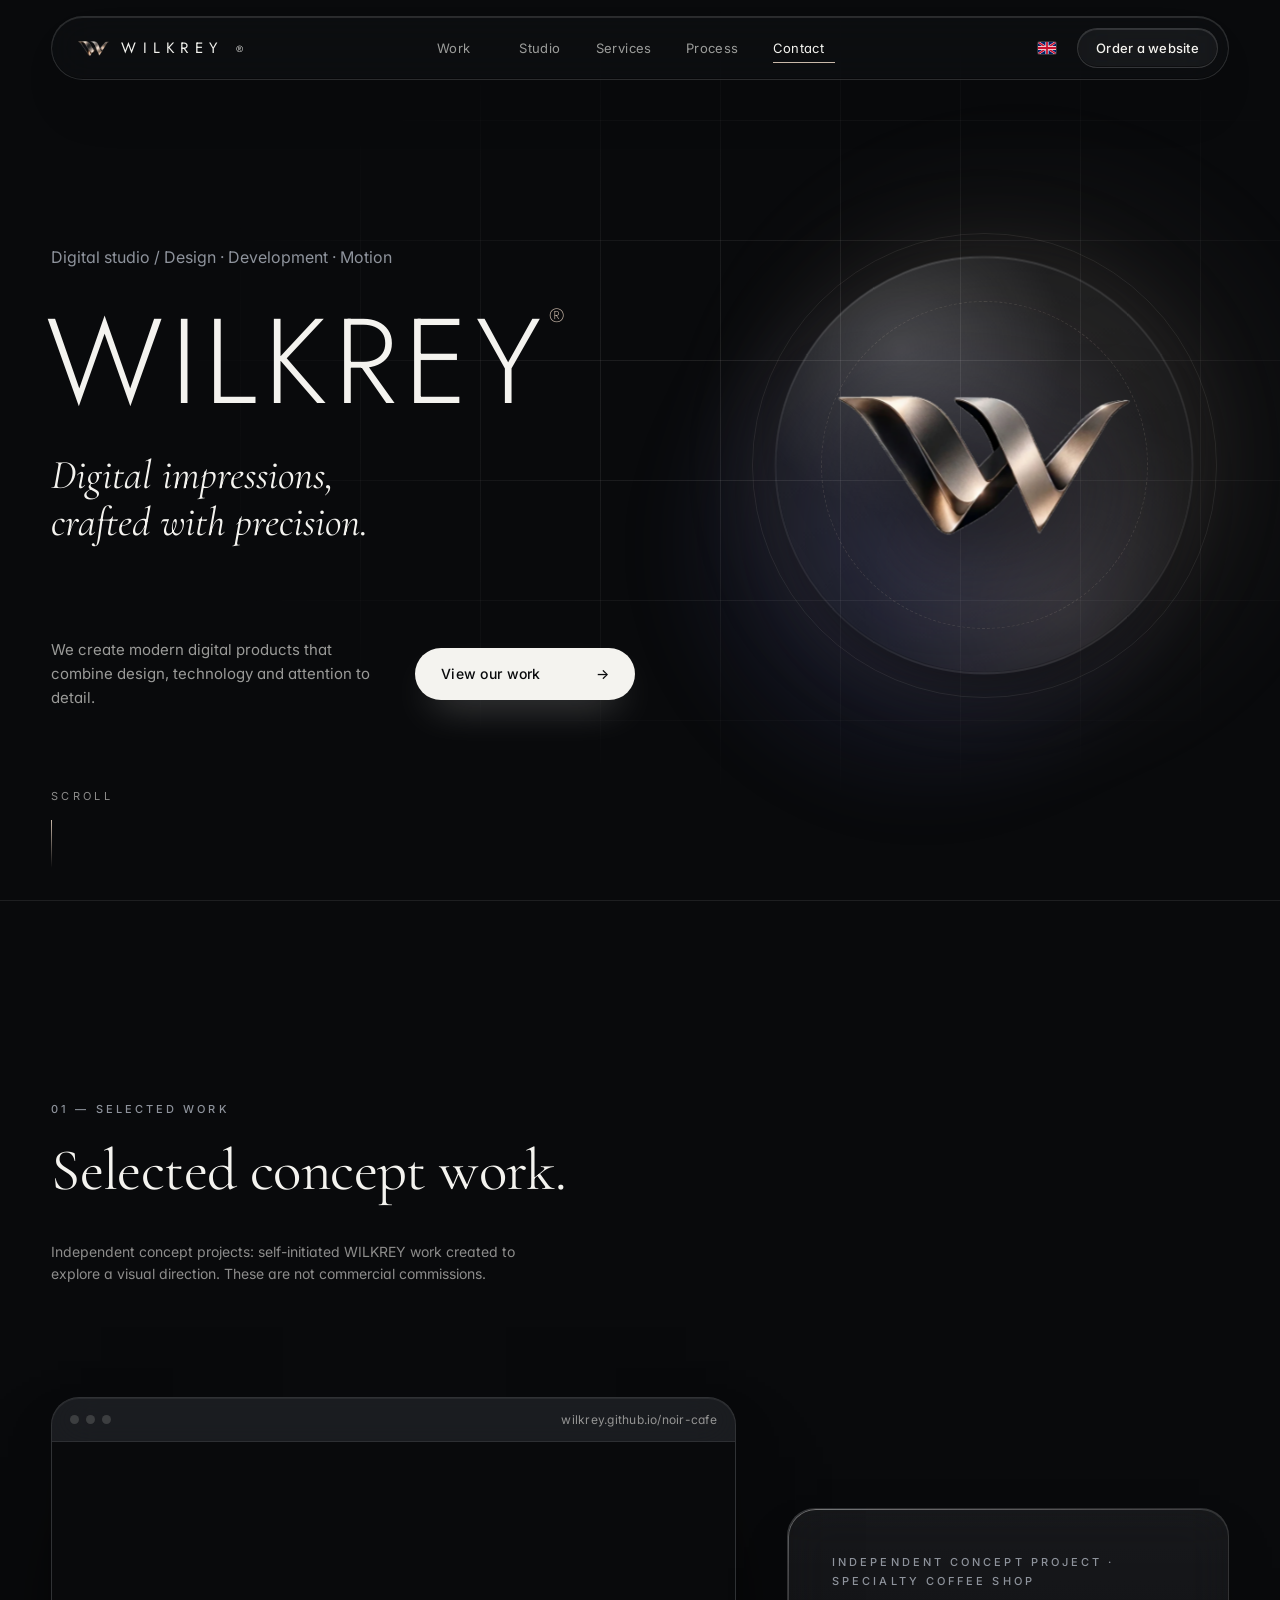
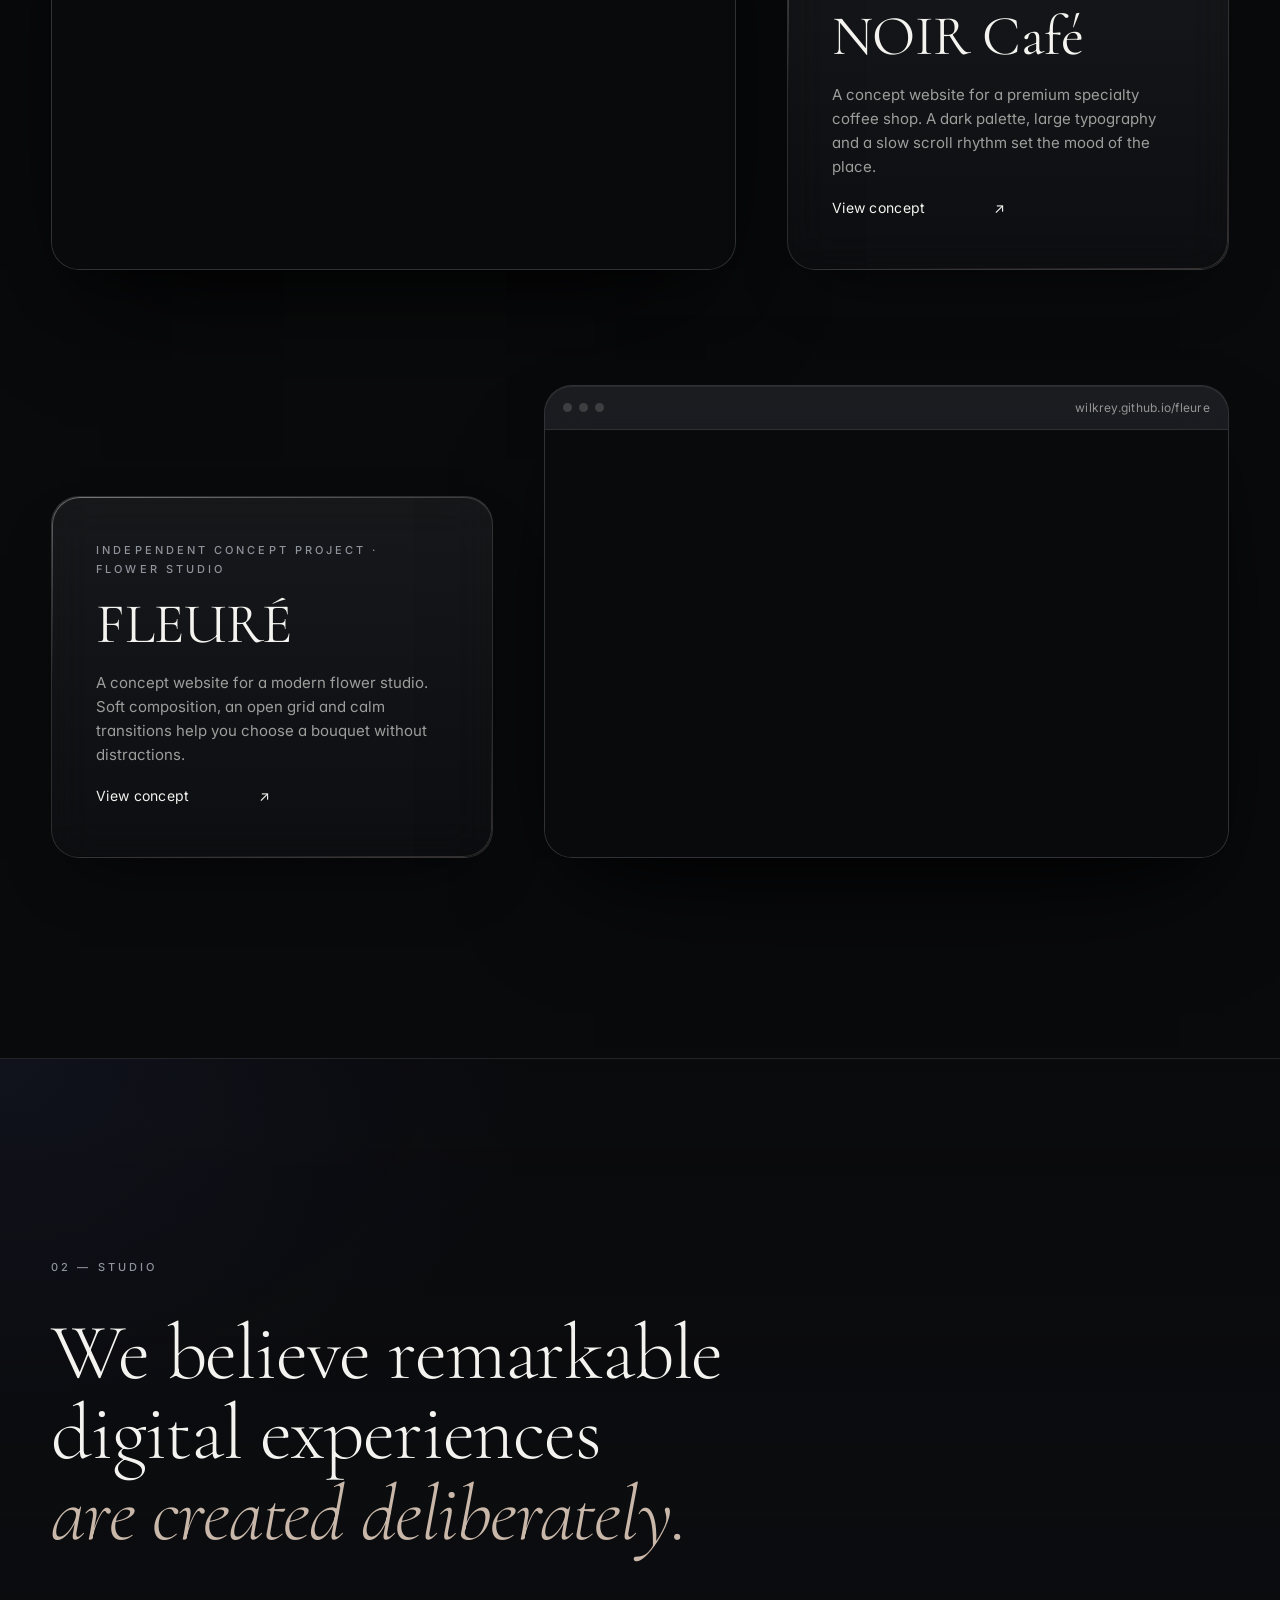
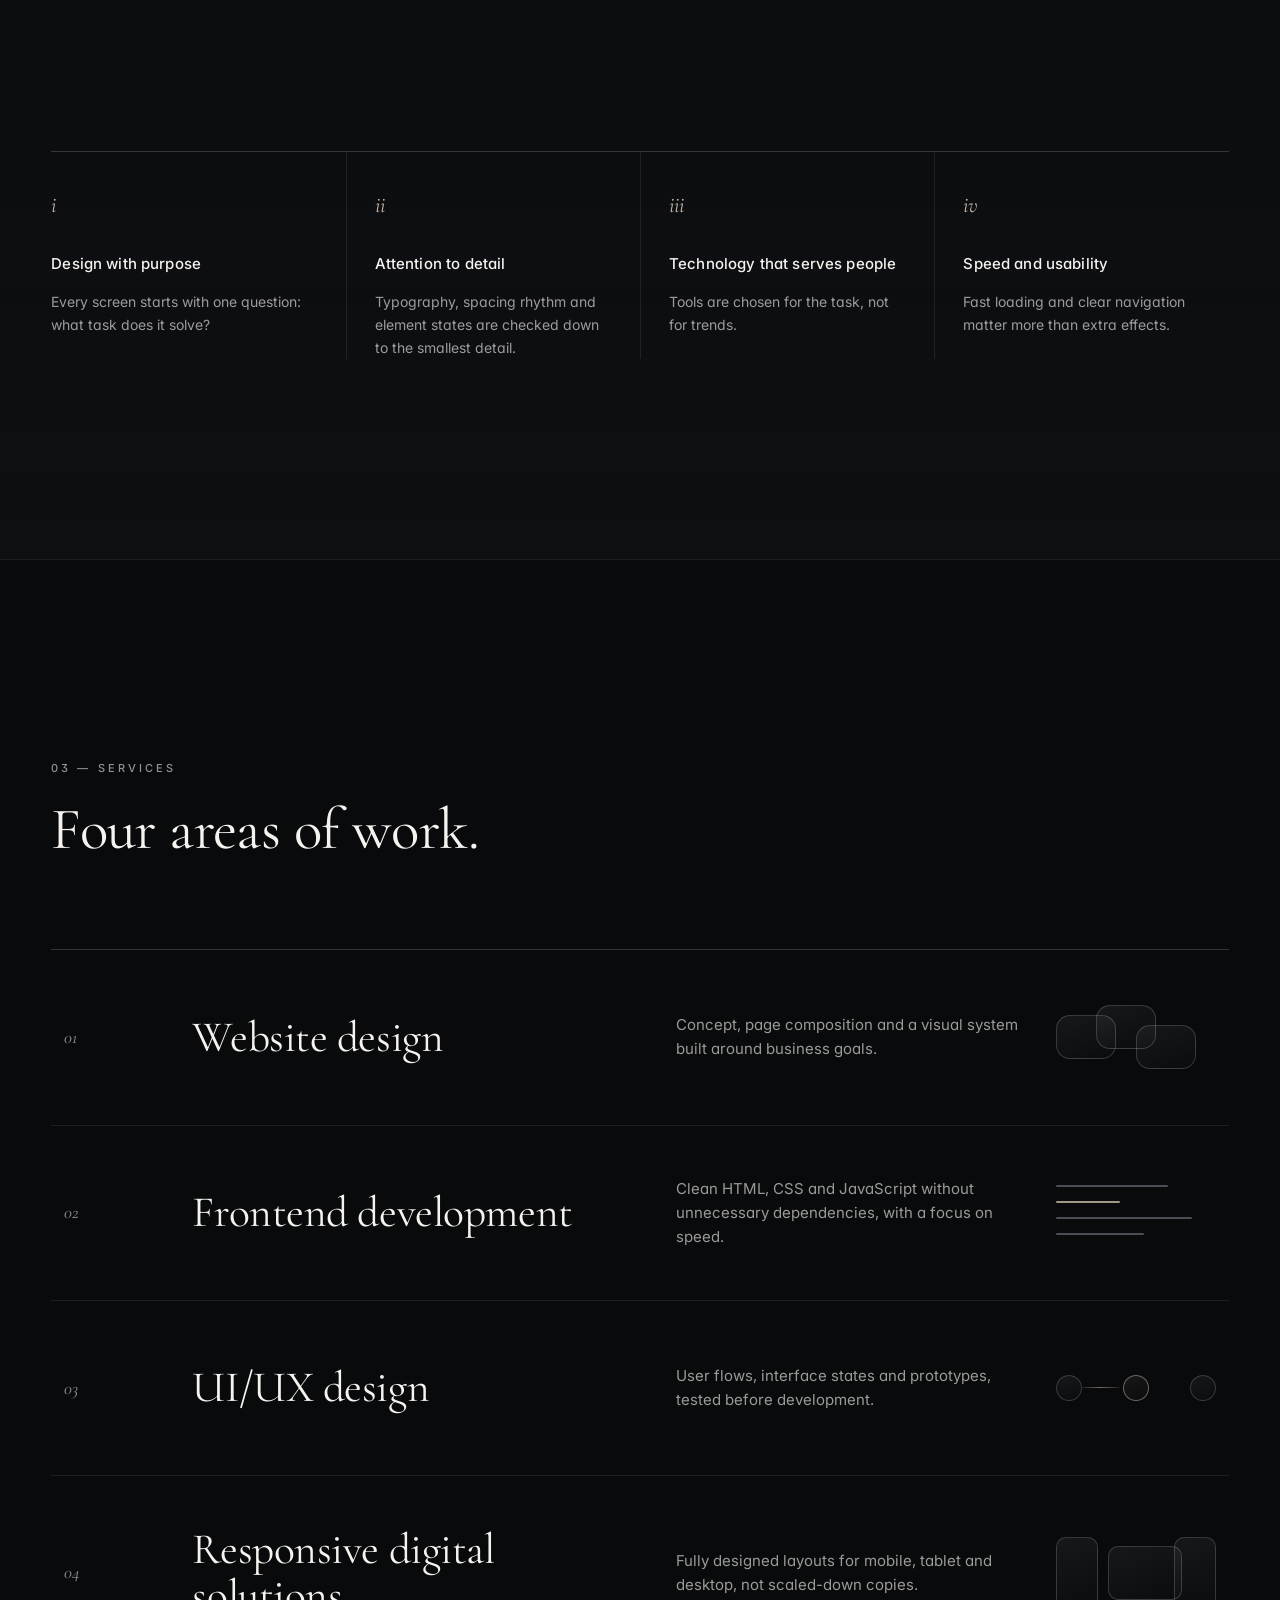
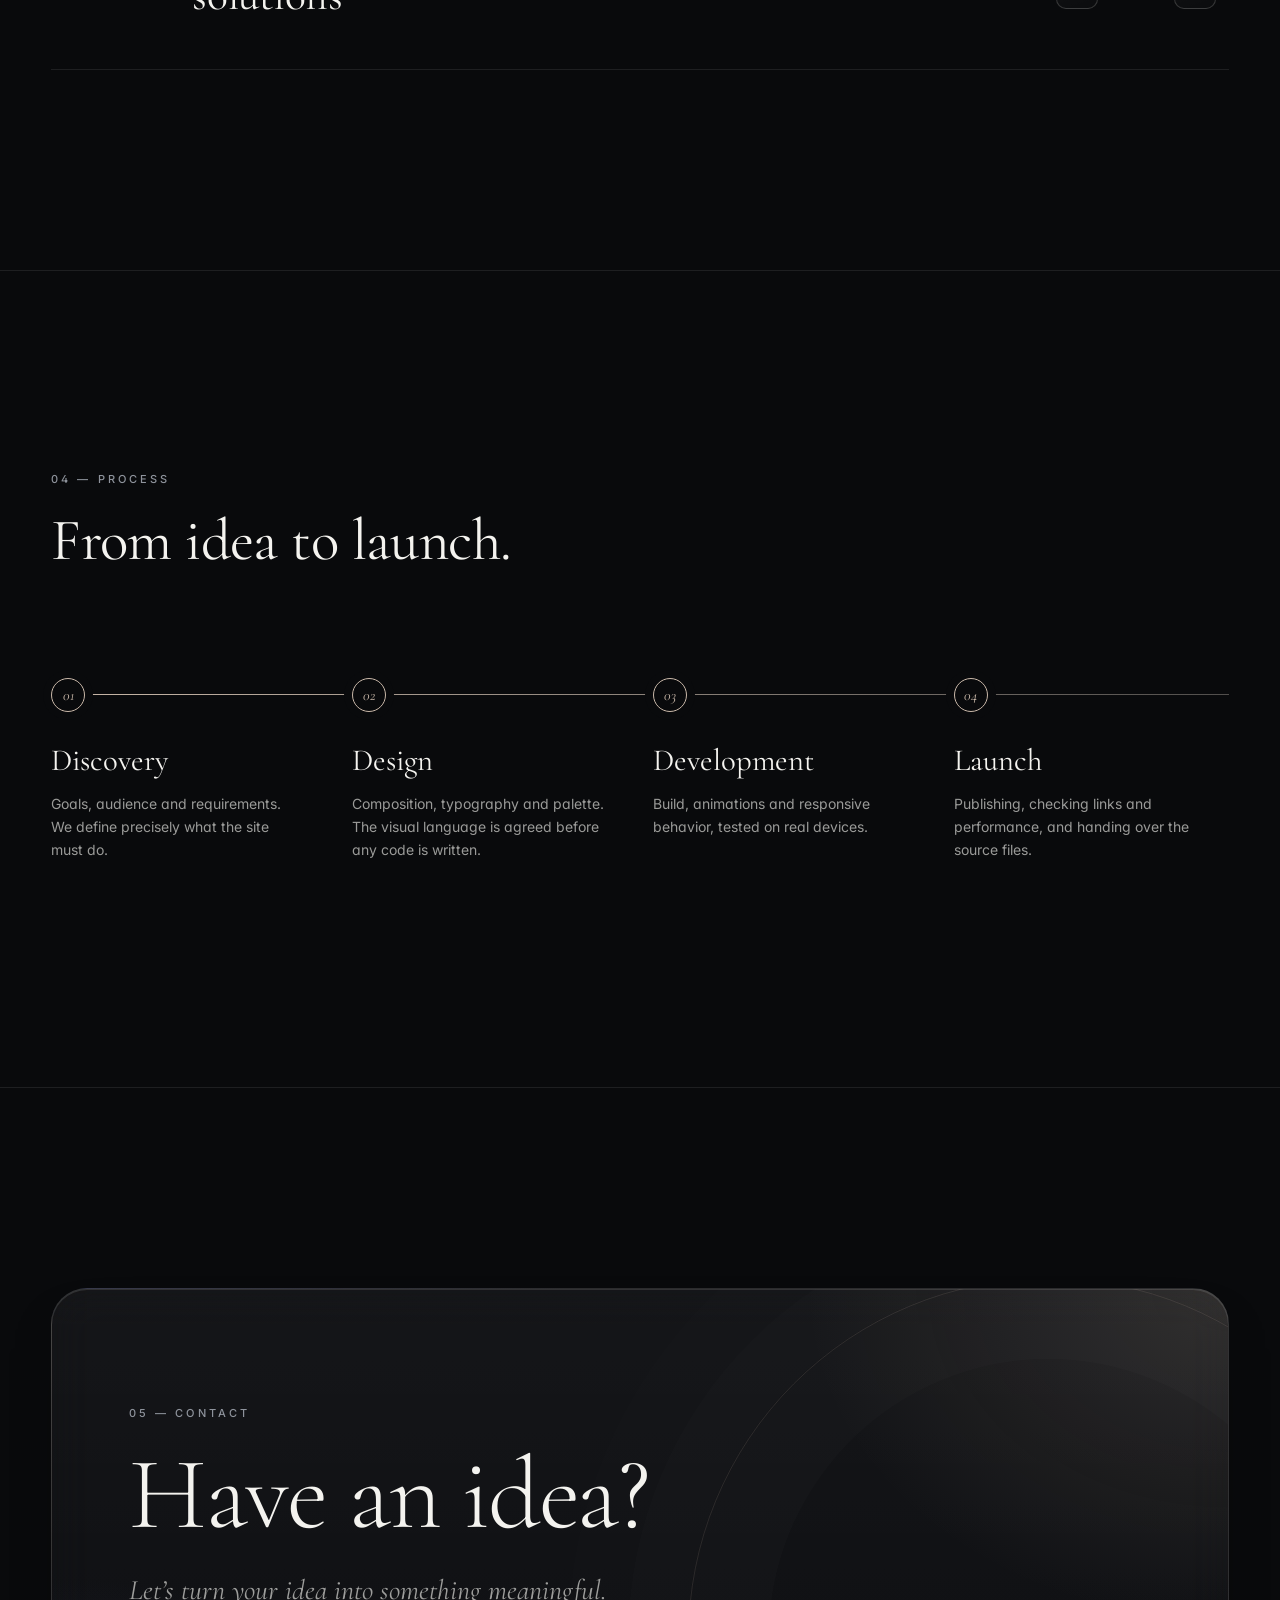
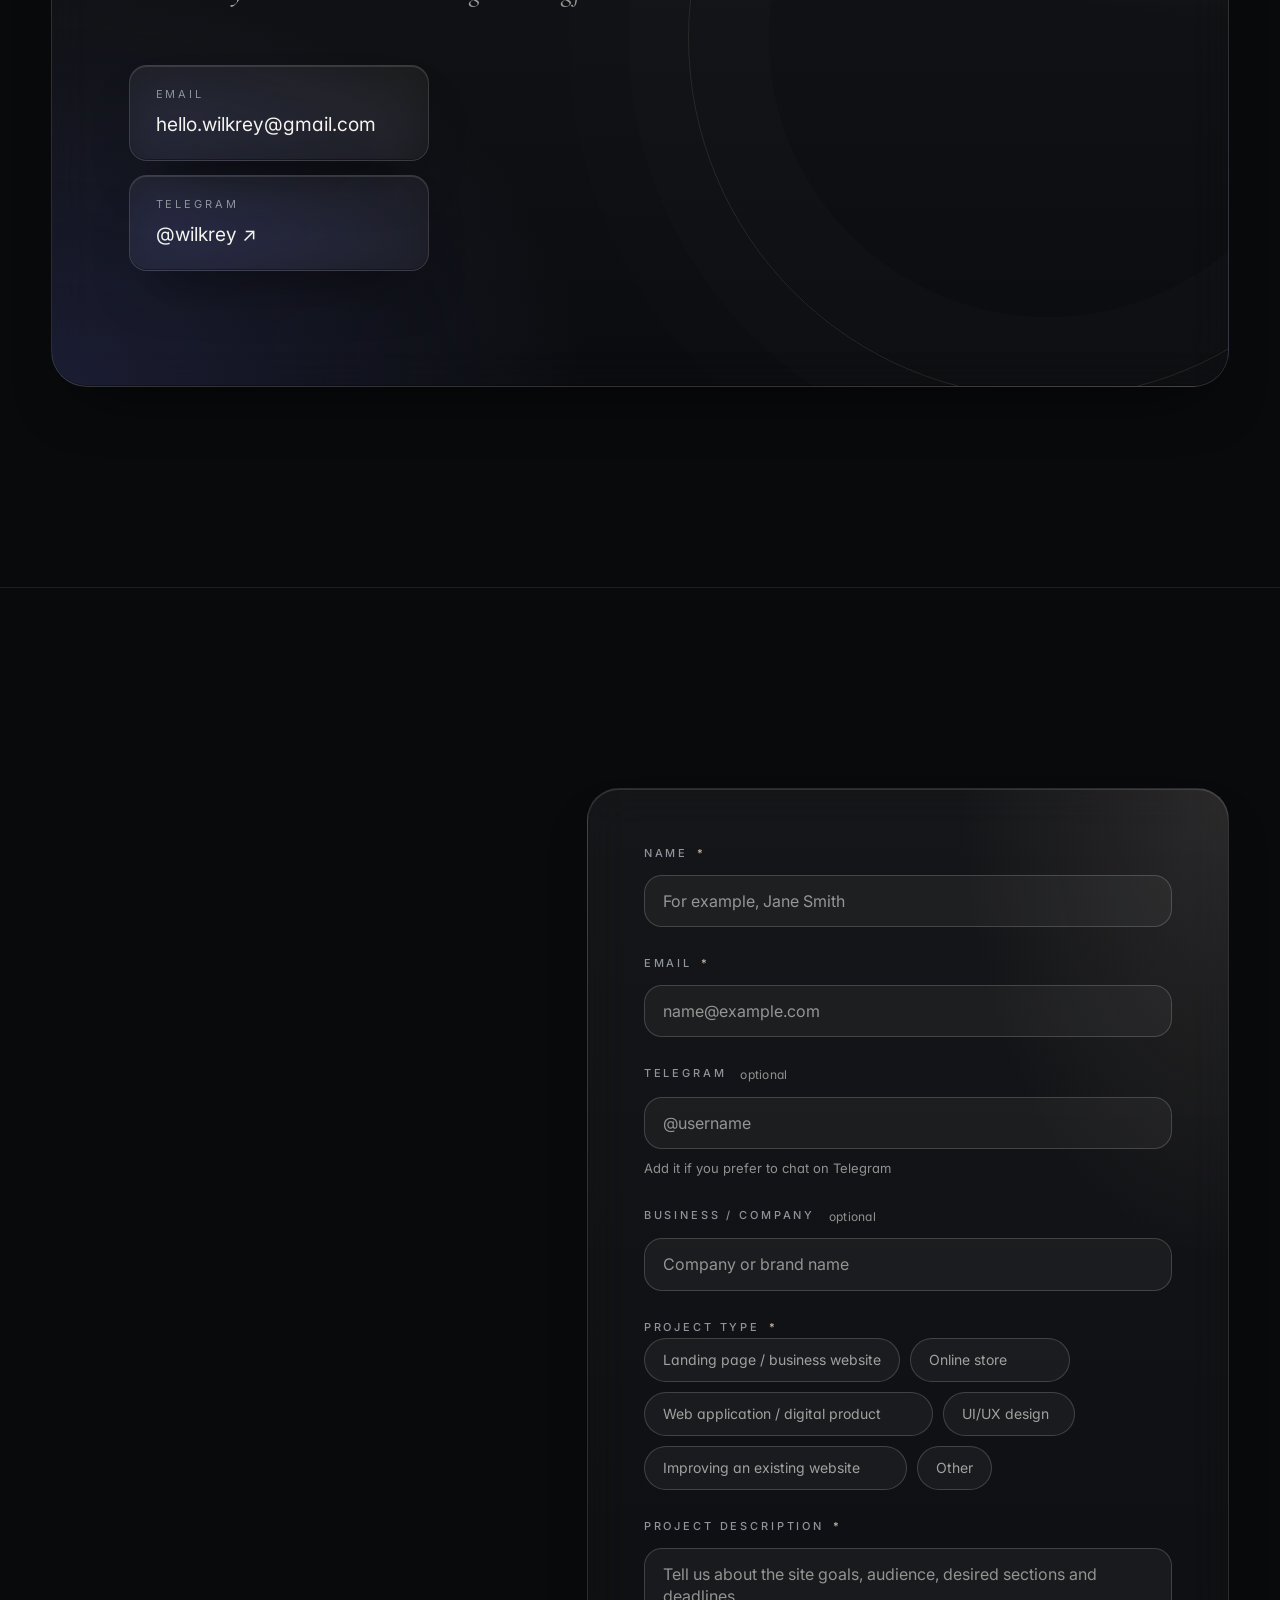
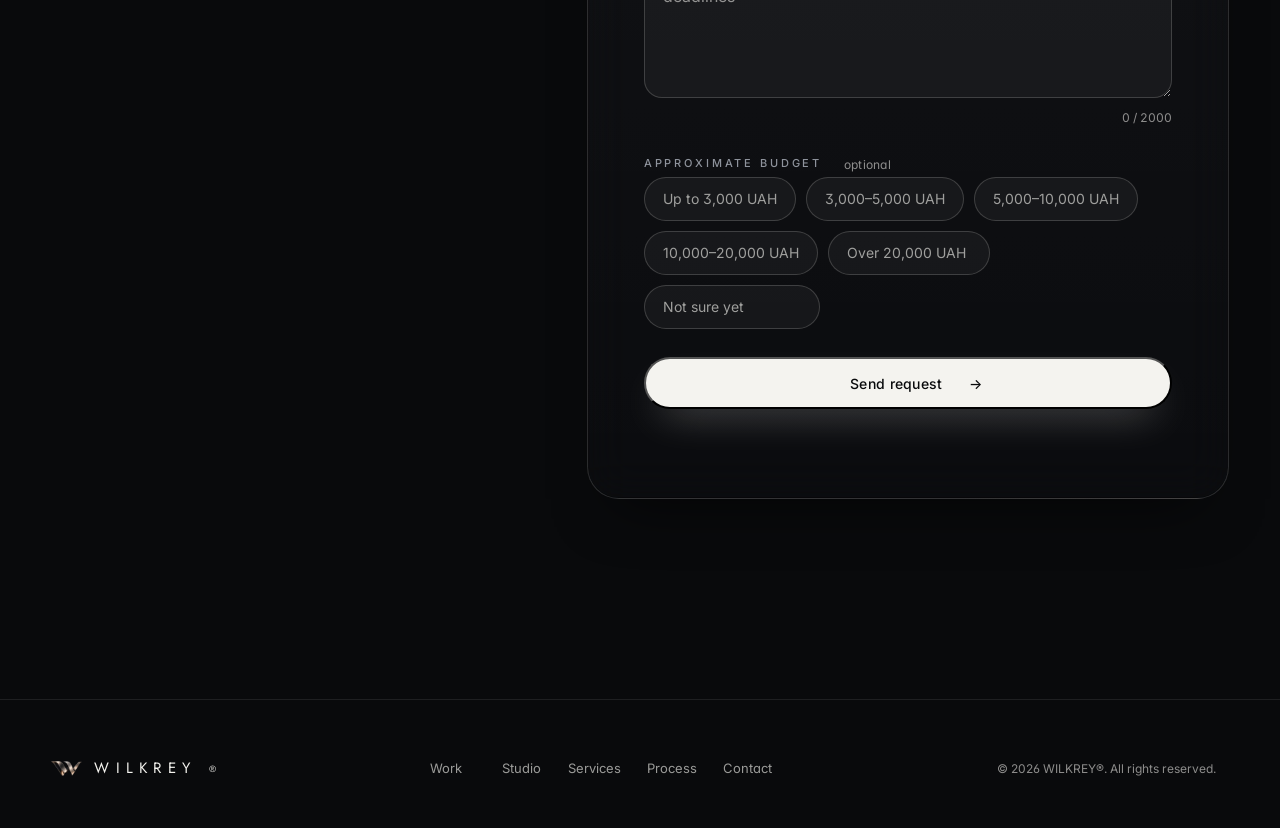
<file: index.html>
<!DOCTYPE html>
<html lang="uk">
<head>
  <meta charset="UTF-8">
  <meta name="viewport" content="width=device-width, initial-scale=1.0">
  <title>WILKREY® — цифрова студія | Цифрові враження, створені з точністю</title>
  <meta name="description" content="WILKREY® — преміальна цифрова студія. Дизайн сайтів, frontend-розробка, UI/UX і адаптивні цифрові продукти. Незалежні концептуальні проєкти: NOIR Café, FLEURÉ.">
  <meta property="og:type" content="website">
  <meta property="og:title" content="WILKREY® — цифрова студія">
  <meta property="og:description" content="Цифрові враження, створені з точністю.">
  <meta property="og:url" content="https://wilkrey.pages.dev/">
  <meta property="og:site_name" content="WILKREY®">
  <meta property="og:locale" content="uk_UA">
  <meta property="og:image" content="https://wilkrey.pages.dev/assets/og-image.png">
  <meta property="og:image:width" content="1200">
  <meta property="og:image:height" content="630">
  <meta property="og:image:alt" content="WILKREY® — цифрова студія. Цифрові враження, створені з точністю.">
  <meta name="twitter:card" content="summary_large_image">
  <meta name="twitter:title" content="WILKREY® — цифрова студія">
  <meta name="twitter:description" content="Цифрові враження, створені з точністю.">
  <meta name="twitter:image" content="https://wilkrey.pages.dev/assets/og-image.png">
  <meta name="robots" content="index, follow">
  <link rel="canonical" href="https://wilkrey.pages.dev/">
  <meta name="theme-color" content="#090A0C">
  <link rel="icon" href="data:image/svg+xml,%3Csvg xmlns='http://www.w3.org/2000/svg' viewBox='0 0 32 32'%3E%3Crect width='32' height='32' rx='8' fill='%23090A0C'/%3E%3Cpath d='M8 9l4 14 4-10 4 10 4-14' fill='none' stroke='%23C9B8A9' stroke-width='2'/%3E%3C/svg%3E">
  <link rel="preconnect" href="https://fonts.googleapis.com">
  <link rel="preconnect" href="https://fonts.gstatic.com" crossorigin>
  <link rel="stylesheet" href="https://fonts.googleapis.com/css2?family=Cormorant+Garamond:ital,wght@0,300;0,400;0,500;1,300;1,400&family=Inter:wght@400;500&family=Jost:wght@300;400&display=swap">
  <script>document.documentElement.classList.add('js');</script>
  <link rel="stylesheet" href="assets/styles.css">
  <link rel="stylesheet" href="assets/language.css">
  <script type="application/ld+json">
[
  {
    "@context": "https://schema.org",
    "@type": "WebSite",
    "name": "WILKREY®",
    "url": "https://wilkrey.pages.dev/",
    "inLanguage": "uk",
    "description": "WILKREY® — преміальна цифрова студія: дизайн сайтів, frontend-розробка, UI/UX і адаптивні цифрові продукти."
  },
  {
    "@context": "https://schema.org",
    "@type": "Organization",
    "name": "WILKREY®",
    "url": "https://wilkrey.pages.dev/",
    "logo": "https://wilkrey.pages.dev/assets/logo-mark.webp",
    "image": "https://wilkrey.pages.dev/assets/og-image.png",
    "email": "hello.wilkrey@gmail.com",
    "description": "Преміальна цифрова студія. Незалежні концептуальні проєкти: NOIR Café, FLEURÉ."
  }
]
  </script>
</head>
<body>
  <a class="skip-link" href="#main" data-i18n="a11y.skip">Перейти до основного вмісту</a>

  <header class="header" id="header">
    <div class="container header__inner">
      <a href="#top" class="logo" aria-label="WILKREY, на головну" data-i18n-attr="aria-label:a11y.logo">WILKREY<sup>®</sup></a>
      <nav class="nav" id="nav" aria-label="Головна навігація" data-i18n-attr="aria-label:a11y.mainNav">
        <a href="#work" class="nav__link" data-i18n="nav.work">Роботи</a>
        <a href="#studio" class="nav__link" data-i18n="nav.studio">Студія</a>
        <a href="#services" class="nav__link" data-i18n="nav.services">Послуги</a>
        <a href="#process" class="nav__link" data-i18n="nav.process">Процес</a>
        <a href="#contact" class="nav__link" data-i18n="nav.contact">Контакти</a>
      </nav>
      <div class="header__actions">
      <button class="lang-switch" id="lang-switch" type="button" aria-label="Перемкнути на англійську" title="Перемкнути на англійську">
        <span class="lang-switch__flag" id="lang-flag" aria-hidden="true">
          <svg viewBox="0 0 3 2" preserveAspectRatio="none" data-lang="uk" focusable="false"><rect width="3" height="1" fill="#005BBB"/><rect y="1" width="3" height="1" fill="#FFD500"/></svg>
          <svg viewBox="0 0 60 30" preserveAspectRatio="none" data-lang="en" hidden focusable="false"><rect width="60" height="30" fill="#012169"/><path d="M0,0 L60,30 M60,0 L0,30" stroke="#FFFFFF" stroke-width="6"/><path d="M0,0 L60,30 M60,0 L0,30" stroke="#C8102E" stroke-width="4"/><path d="M30,0 V30 M0,15 H60" stroke="#FFFFFF" stroke-width="10"/><path d="M30,0 V30 M0,15 H60" stroke="#C8102E" stroke-width="6"/></svg>
        </span>
      </button>
      <a href="#order" class="btn btn--glass btn--sm header__cta"><span data-i18n="cta.order">Замовити сайт</span></a>
      </div>
      <button class="burger" id="burger" aria-label="Відкрити меню" aria-expanded="false" aria-controls="nav" data-i18n-attr="aria-label:nav.open">
        <span></span><span></span>
      </button>
    </div>
  </header>

  <main id="main">
    <!-- HERO -->
    <section class="hero" id="top">
      <div class="hero__space" aria-hidden="true">
        <div class="hero__halo"></div>
        <div class="hero__grid"></div>
      </div>

      <div class="container hero__content">
        <div class="hero__copy">
          <p class="hero__tag fade" style="--d:.1s" data-i18n="hero.tag">Цифрова студія&nbsp;/&nbsp;Дизайн&nbsp;·&nbsp;Розробка&nbsp;·&nbsp;Моушн</p>
          <h1 class="hero__title">
            <span class="mask"><span class="mask__in" style="--d:.25s">WILKREY<sup>®</sup></span></span>
          </h1>
          <p class="hero__headline fade" style="--d:.55s" data-i18n="hero.headline">Цифрові враження,<br>створені з точністю.</p>
          <div class="hero__bottom fade" style="--d:.75s">
            <p class="hero__text" data-i18n="hero.text">Ми створюємо сучасні цифрові продукти, що поєднують дизайн, технології та увагу до деталей.</p>
            <a href="#work" class="btn btn--light"><span data-i18n="hero.cta">Переглянути роботи</span> <span aria-hidden="true">→</span></a>
          </div>
        </div>

        <div class="hero__object fade" id="object" aria-hidden="true" style="--d:.4s">
          <div class="obj" id="obj">
            <div class="obj__ring obj__ring--a"></div>
            <div class="obj__ring obj__ring--b"></div>
            <div class="obj__lens"></div>
            <img class="obj__mark" src="assets/logo-mark.webp" alt="" width="668" height="324" decoding="async">
            <div class="obj__sheen"></div>
          </div>
        </div>
      </div>

      <div class="hero__meta container fade" style="--d:.95s">
        <span data-i18n="hero.scroll">Прокрутіть</span>
        <span class="hero__meta-line" aria-hidden="true"></span>
      </div>
    </section>

    <!-- SELECTED WORK -->
    <section class="section work" id="work" aria-labelledby="work-title">
      <div class="container">
        <header class="section__head reveal">
          <p class="kicker" data-i18n="work.kicker">01 — Обрані роботи</p>
          <h2 class="h2" id="work-title" data-i18n="work.title">Обрані концептуальні роботи.</h2>
          <p class="note" data-i18n="work.note">Незалежні концептуальні проєкти: ініціативні роботи WILKREY, створені для пошуку візуального напряму. Це не комерційні замовлення.</p>
        </header>

        <article class="feature reveal" id="case-noir">
          <div class="feature__preview">
            <div class="preview" data-preview>
              <div class="preview__bar"><span></span><span></span><span></span><em>wilkrey.github.io/noir-cafe</em></div>
              <div class="preview__frame">
                <iframe data-src="https://wilkrey.github.io/noir-cafe/" title="Попередній перегляд концептуального сайту NOIR Café" data-i18n-attr="title:work.noir.frame" loading="lazy" referrerpolicy="no-referrer" tabindex="-1"></iframe>
              </div>
            </div>
          </div>
          <div class="feature__body glass">
            <p class="kicker" data-i18n="work.noir.kicker">Незалежний концептуальний проєкт · Спешелті-кавʼярня</p>
            <h3 class="feature__title">NOIR Café</h3>
            <p class="feature__text" data-i18n="work.noir.text">Концептуальний сайт для преміальної спешелті-кавʼярні. Темна палітра, велика типографіка та повільний ритм прокрутки задають настрій місця.</p>
            <a href="https://wilkrey.github.io/noir-cafe/" class="link-arrow" target="_blank" rel="noopener noreferrer"><span data-i18n="work.view">Переглянути концепт</span> <span aria-hidden="true">↗</span><span class="sr-only" data-i18n="a11y.newtab"> (відкриється в новій вкладці)</span></a>
          </div>
        </article>

        <article class="feature feature--flip reveal" id="case-fleure">
          <div class="feature__preview">
            <div class="preview" data-preview>
              <div class="preview__bar"><span></span><span></span><span></span><em>wilkrey.github.io/fleure</em></div>
              <div class="preview__frame">
                <iframe data-src="https://wilkrey.github.io/fleure/" title="Попередній перегляд концептуального сайту FLEURÉ" data-i18n-attr="title:work.fleure.frame" loading="lazy" referrerpolicy="no-referrer" tabindex="-1"></iframe>
              </div>
            </div>
          </div>
          <div class="feature__body glass">
            <p class="kicker" data-i18n="work.fleure.kicker">Незалежний концептуальний проєкт · Квіткова студія</p>
            <h3 class="feature__title">FLEURÉ</h3>
            <p class="feature__text" data-i18n="work.fleure.text">Концептуальний сайт для сучасної квіткової студії. М’яка композиція, відкрита сітка та спокійні переходи допомагають обрати букет без зайвих відволікань.</p>
            <a href="https://wilkrey.github.io/fleure/" class="link-arrow" target="_blank" rel="noopener noreferrer"><span data-i18n="work.view">Переглянути концепт</span> <span aria-hidden="true">↗</span><span class="sr-only" data-i18n="a11y.newtab"> (відкриється в новій вкладці)</span></a>
          </div>
        </article>
      </div>
    </section>

    <!-- STUDIO -->
    <section class="section studio" id="studio" aria-labelledby="studio-title">
      <div class="container">
        <p class="kicker reveal" data-i18n="studio.kicker">02 — Студія</p>
        <h2 class="statement reveal" id="studio-title" data-i18n="studio.statement">Ми віримо, що чудові цифрові враження <span class="accent">створюються навмисно.</span></h2>
        <ul class="principles">
          <li class="principle reveal"><span class="principle__n">i</span><h3 data-i18n="studio.p1.h">Дизайн із метою</h3><p data-i18n="studio.p1.t">Кожен екран починається з одного питання: яке завдання він вирішує?</p></li>
          <li class="principle reveal"><span class="principle__n">ii</span><h3 data-i18n="studio.p2.h">Увага до деталей</h3><p data-i18n="studio.p2.t">Типографіка, ритм відступів і стани елементів перевіряються до найдрібніших деталей.</p></li>
          <li class="principle reveal"><span class="principle__n">iii</span><h3 data-i18n="studio.p3.h">Технології, що служать людям</h3><p data-i18n="studio.p3.t">Інструменти обираються під завдання, а не під тренди.</p></li>
          <li class="principle reveal"><span class="principle__n">iv</span><h3 data-i18n="studio.p4.h">Швидкість і зручність</h3><p data-i18n="studio.p4.t">Швидке завантаження та зрозуміла навігація важливіші за додаткові ефекти.</p></li>
        </ul>
      </div>
    </section>

    <!-- SERVICES -->
    <section class="section services" id="services" aria-labelledby="services-title">
      <div class="container">
        <header class="section__head reveal">
          <p class="kicker" data-i18n="svc.kicker">03 — Послуги</p>
          <h2 class="h2" id="services-title" data-i18n="svc.title">Чотири напрями роботи.</h2>
        </header>

        <ul class="svc-list">
          <li class="svc reveal">
            <span class="svc__num">01</span>
            <h3 class="svc__title" data-i18n="svc.1.h">Дизайн сайтів</h3>
            <p class="svc__text" data-i18n="svc.1.t">Концепція, композиція сторінок і візуальна система, побудовані навколо бізнес-цілей.</p>
            <span class="svc__art svc__art--design" aria-hidden="true"><i></i><i></i><i></i></span>
          </li>
          <li class="svc reveal">
            <span class="svc__num">02</span>
            <h3 class="svc__title" data-i18n="svc.2.h">Frontend-розробка</h3>
            <p class="svc__text" data-i18n="svc.2.t">Чистий HTML, CSS і JavaScript без зайвих залежностей, із увагою до швидкості.</p>
            <span class="svc__art svc__art--code" aria-hidden="true"><i></i><i></i><i></i><i></i></span>
          </li>
          <li class="svc reveal">
            <span class="svc__num">03</span>
            <h3 class="svc__title" data-i18n="svc.3.h">UI/UX-дизайн</h3>
            <p class="svc__text" data-i18n="svc.3.t">Користувацькі сценарії, стани інтерфейсу та прототипи, які перевіряються до розробки.</p>
            <span class="svc__art svc__art--flow" aria-hidden="true"><i></i><i></i><i></i></span>
          </li>
          <li class="svc reveal">
            <span class="svc__num">04</span>
            <h3 class="svc__title" data-i18n="svc.4.h">Адаптивні цифрові рішення</h3>
            <p class="svc__text" data-i18n="svc.4.t">Повноцінні композиції для мобільних, планшетів і десктопів, а не зменшені копії.</p>
            <span class="svc__art svc__art--screens" aria-hidden="true"><i></i><i></i><i></i></span>
          </li>
        </ul>
      </div>
    </section>

    <!-- PROCESS -->
    <section class="section process" id="process" aria-labelledby="process-title">
      <div class="container">
        <header class="section__head reveal">
          <p class="kicker" data-i18n="process.kicker">04 — Процес</p>
          <h2 class="h2" id="process-title" data-i18n="process.title">Від ідеї до запуску.</h2>
        </header>
        <div class="track" id="track">
          <div class="track__line" aria-hidden="true"><span id="track-fill"></span></div>
          <ol class="steps">
            <li class="step reveal"><span class="step__num">01</span><h3 data-i18n="step.1.h">Дослідження</h3><p data-i18n="step.1.t">Цілі, аудиторія та вимоги. Ми точно визначаємо, що має робити сайт.</p></li>
            <li class="step reveal"><span class="step__num">02</span><h3 data-i18n="step.2.h">Дизайн</h3><p data-i18n="step.2.t">Композиція, типографіка та палітра. Візуальна мова узгоджується до початку коду.</p></li>
            <li class="step reveal"><span class="step__num">03</span><h3 data-i18n="step.3.h">Розробка</h3><p data-i18n="step.3.t">Побудова, анімації та адаптивна поведінка, перевірені на реальних пристроях.</p></li>
            <li class="step reveal"><span class="step__num">04</span><h3 data-i18n="step.4.h">Запуск</h3><p data-i18n="step.4.t">Публікація, перевірка посилань і продуктивності та передача вихідних файлів.</p></li>
          </ol>
        </div>
      </div>
    </section>

    <!-- CONTACT -->
    <section class="section contact" id="contact" aria-labelledby="contact-title">
      <div class="container">
        <div class="contact__scene reveal">
          <div class="contact__ring" aria-hidden="true"></div>
          <p class="kicker" data-i18n="contact.kicker">05 — Контакти</p>
          <h2 class="contact__title" id="contact-title" data-i18n="contact.title">Маєте задум?</h2>
          <p class="contact__lead" data-i18n="contact.lead">Перетворімо вашу ідею на щось значуще.</p>
          <div class="contact__links" role="group" aria-label="Контакти WILKREY" data-i18n-attr="aria-label:a11y.contacts">
            <div class="contact__item">
              <span class="contact__label" data-i18n="contact.email">Email</span>
              <a class="contact__link" href="mailto:hello.wilkrey@gmail.com">hello.wilkrey@gmail.com</a>
            </div>
            <div class="contact__item">
              <span class="contact__label" data-i18n="contact.telegram">Telegram</span>
              <a class="contact__link" href="https://t.me/wilkrey" target="_blank" rel="noopener noreferrer">@wilkrey <span aria-hidden="true">↗</span><span class="sr-only" data-i18n="a11y.newtab"> (відкриється в новій вкладці)</span></a>
            </div>
          </div>
        </div>
      </div>
    </section>

    <!-- ORDER -->
    <section class="section order" id="order" aria-labelledby="order-title">
      <div class="container order__grid">
        <div class="order__intro reveal">
          <p class="kicker" data-i18n="order.kicker">06 — Замовити сайт</p>
          <h2 class="h2 order__title" id="order-title" data-i18n="order.title">Створімо щось виняткове.</h2>
          <p class="order__lead" data-i18n="order.lead">Коротко розкажіть про свій проєкт. Ми розглянемо заявку й відповімо на email.</p>
        </div>

        <div class="order__panel reveal">
          <form class="order-form" id="order-form" action="https://api.web3forms.com/submit" method="POST" novalidate>
            <input type="hidden" name="access_key" id="order-access-key" value="e9dd5bb6-ea6e-4357-be7a-91f80ee1974c">
            <input type="hidden" name="subject" value="New website inquiry">

            <!-- Honeypot: hidden from people and screen readers. Bots tend to fill it. -->
            <div class="order-form__hp" hidden>
              <label><span data-i18n="order.hp">Залиште це поле порожнім</span> <input type="checkbox" name="botcheck" tabindex="-1" autocomplete="off"></label>
            </div>

            <div class="field">
              <label class="field__label" for="order-name"><span data-i18n="order.name.label">Імʼя</span> <span class="field__req" aria-hidden="true">*</span><span class="sr-only" data-i18n="a11y.required"> (обов’язкове)</span></label>
              <input class="field__input" type="text" id="order-name" name="name" autocomplete="name" placeholder="Наприклад, Оксана Коваль" data-i18n-attr="placeholder:order.name.ph" maxlength="100" required aria-required="true" aria-describedby="order-name-err">
              <p class="field__error" id="order-name-err" hidden></p>
            </div>

            <div class="field">
              <label class="field__label" for="order-email"><span data-i18n="contact.email">Email</span> <span class="field__req" aria-hidden="true">*</span><span class="sr-only" data-i18n="a11y.required"> (обов’язкове)</span></label>
              <input class="field__input" type="email" id="order-email" name="email" autocomplete="email" placeholder="name@example.com" maxlength="254" required aria-required="true" aria-describedby="order-email-err">
              <p class="field__error" id="order-email-err" hidden></p>
            </div>

            <div class="field">
              <label class="field__label" for="order-telegram"><span data-i18n="contact.telegram">Telegram</span> <span class="field__opt" data-i18n="order.opt">необов’язково</span></label>
              <input class="field__input" type="text" id="order-telegram" name="telegram" autocomplete="off" autocapitalize="off" autocorrect="off" spellcheck="false" placeholder="@username" maxlength="33" aria-describedby="order-telegram-hint order-telegram-err">
              <p class="field__hint" id="order-telegram-hint" data-i18n="order.tg.hint">Вкажіть, якщо вам зручніше спілкуватися в Telegram</p>
              <p class="field__error" id="order-telegram-err" hidden></p>
            </div>

            <div class="field">
              <label class="field__label" for="order-company"><span data-i18n="order.company.label">Бізнес / компанія</span> <span class="field__opt" data-i18n="order.opt">необов’язково</span></label>
              <input class="field__input" type="text" id="order-company" name="company" autocomplete="organization" placeholder="Назва компанії або бренду" data-i18n-attr="placeholder:order.company.ph" maxlength="120">
            </div>

            <fieldset class="field" aria-describedby="order-project-err">
              <legend class="field__label"><span data-i18n="order.type.legend">Тип проєкту</span> <span class="field__req" aria-hidden="true">*</span><span class="sr-only" data-i18n="a11y.required"> (обов’язкове)</span></legend>
              <div class="chips">
                <label class="chip"><input type="radio" name="project_type" value="Landing page / Business website" required><span data-i18n="order.type.1">Лендінг / сайт для бізнесу</span></label>
                <label class="chip"><input type="radio" name="project_type" value="E-commerce website"><span data-i18n="order.type.2">Інтернет-магазин</span></label>
                <label class="chip"><input type="radio" name="project_type" value="Web application / Digital product"><span data-i18n="order.type.3">Веб-застосунок / цифровий продукт</span></label>
                <label class="chip"><input type="radio" name="project_type" value="UI/UX design"><span data-i18n="order.type.4">UI/UX-дизайн</span></label>
                <label class="chip"><input type="radio" name="project_type" value="Existing website improvement"><span data-i18n="order.type.5">Доопрацювання наявного сайту</span></label>
                <label class="chip"><input type="radio" name="project_type" value="Other"><span data-i18n="order.type.6">Інше</span></label>
              </div>
              <p class="field__error" id="order-project-err" hidden></p>
            </fieldset>

            <div class="field">
              <label class="field__label" for="order-description"><span data-i18n="order.desc.label">Опис проєкту</span> <span class="field__req" aria-hidden="true">*</span><span class="sr-only" data-i18n="a11y.required"> (обов’язкове)</span></label>
              <textarea class="field__textarea" id="order-description" name="description" maxlength="2000" placeholder="Розкажіть про цілі сайту, аудиторію, бажані розділи й терміни" data-i18n-attr="placeholder:order.desc.ph" required aria-required="true" aria-describedby="order-description-count order-description-err"></textarea>
              <div class="field__meta">
                <p class="field__error" id="order-description-err" hidden></p>
                <p class="field__count" id="order-description-count"><span id="order-description-len">0</span> / 2000</p>
              </div>
            </div>

            <fieldset class="field">
              <legend class="field__label"><span data-i18n="order.budget.legend">Орієнтовний бюджет</span> <span class="field__opt" data-i18n="order.opt">необов’язково</span></legend>
              <div class="chips">
                <label class="chip"><input type="radio" name="budget" value="Under 3,000 UAH"><span data-i18n="order.budget.1">До 3 000 грн</span></label>
                <label class="chip"><input type="radio" name="budget" value="3,000–5,000 UAH"><span data-i18n="order.budget.2">3 000–5 000 грн</span></label>
                <label class="chip"><input type="radio" name="budget" value="5,000–10,000 UAH"><span data-i18n="order.budget.3">5 000–10 000 грн</span></label>
                <label class="chip"><input type="radio" name="budget" value="10,000–20,000 UAH"><span data-i18n="order.budget.4">10 000–20 000 грн</span></label>
                <label class="chip"><input type="radio" name="budget" value="Over 20,000 UAH"><span data-i18n="order.budget.5">Понад 20 000 грн</span></label>
                <label class="chip"><input type="radio" name="budget" value="Not sure yet"><span data-i18n="order.budget.6">Поки не визначився</span></label>
              </div>
            </fieldset>

            <div class="order-alert" id="order-alert" role="alert" tabindex="-1" hidden></div>

            <div class="order-form__actions">
              <button class="btn btn--light order-form__submit" type="submit" id="order-submit"><span id="order-submit-label" data-i18n="order.submit">Надіслати заявку</span> <span aria-hidden="true">→</span></button>
              <p class="order-status" id="order-status" role="status" aria-live="polite"></p>
            </div>
          </form>

          <div class="order-success" id="order-success" tabindex="-1" hidden>
            <p class="kicker" data-i18n="order.sent.kicker">Заявку отримано</p>
            <h3 class="order-success__title" data-i18n="order.sent.title">Дякуємо.</h3>
            <p class="order-success__text" data-i18n="order.sent.text">Деталі вашого проєкту отримано. Ми розглянемо їх і відповімо на email.</p>
            <div>
              <button class="btn btn--ghost btn--sm" type="button" id="order-again"><span data-i18n="order.again">Надіслати ще одну заявку</span></button>
            </div>
          </div>
        </div>
      </div>
    </section>
  </main>

  <footer class="footer">
    <div class="container footer__inner">
      <a href="#top" class="logo">WILKREY<sup>®</sup></a>
      <nav class="footer__nav" aria-label="Навігація у футері" data-i18n-attr="aria-label:a11y.footerNav">
        <a href="#work" data-i18n="nav.work">Роботи</a>
        <a href="#studio" data-i18n="nav.studio">Студія</a>
        <a href="#services" data-i18n="nav.services">Послуги</a>
        <a href="#process" data-i18n="nav.process">Процес</a>
        <a href="#contact" data-i18n="nav.contact">Контакти</a>
      </nav>
      <p class="footer__copy">© <span id="year">2026</span> <span data-i18n="footer.rights">WILKREY®. Усі права захищено.</span></p>
    </div>
  </footer>

  <script src="assets/i18n.js"></script>
  <script src="assets/script.js" defer onerror="document.documentElement.classList.remove('js')"></script>
</body>
</html>
</file>
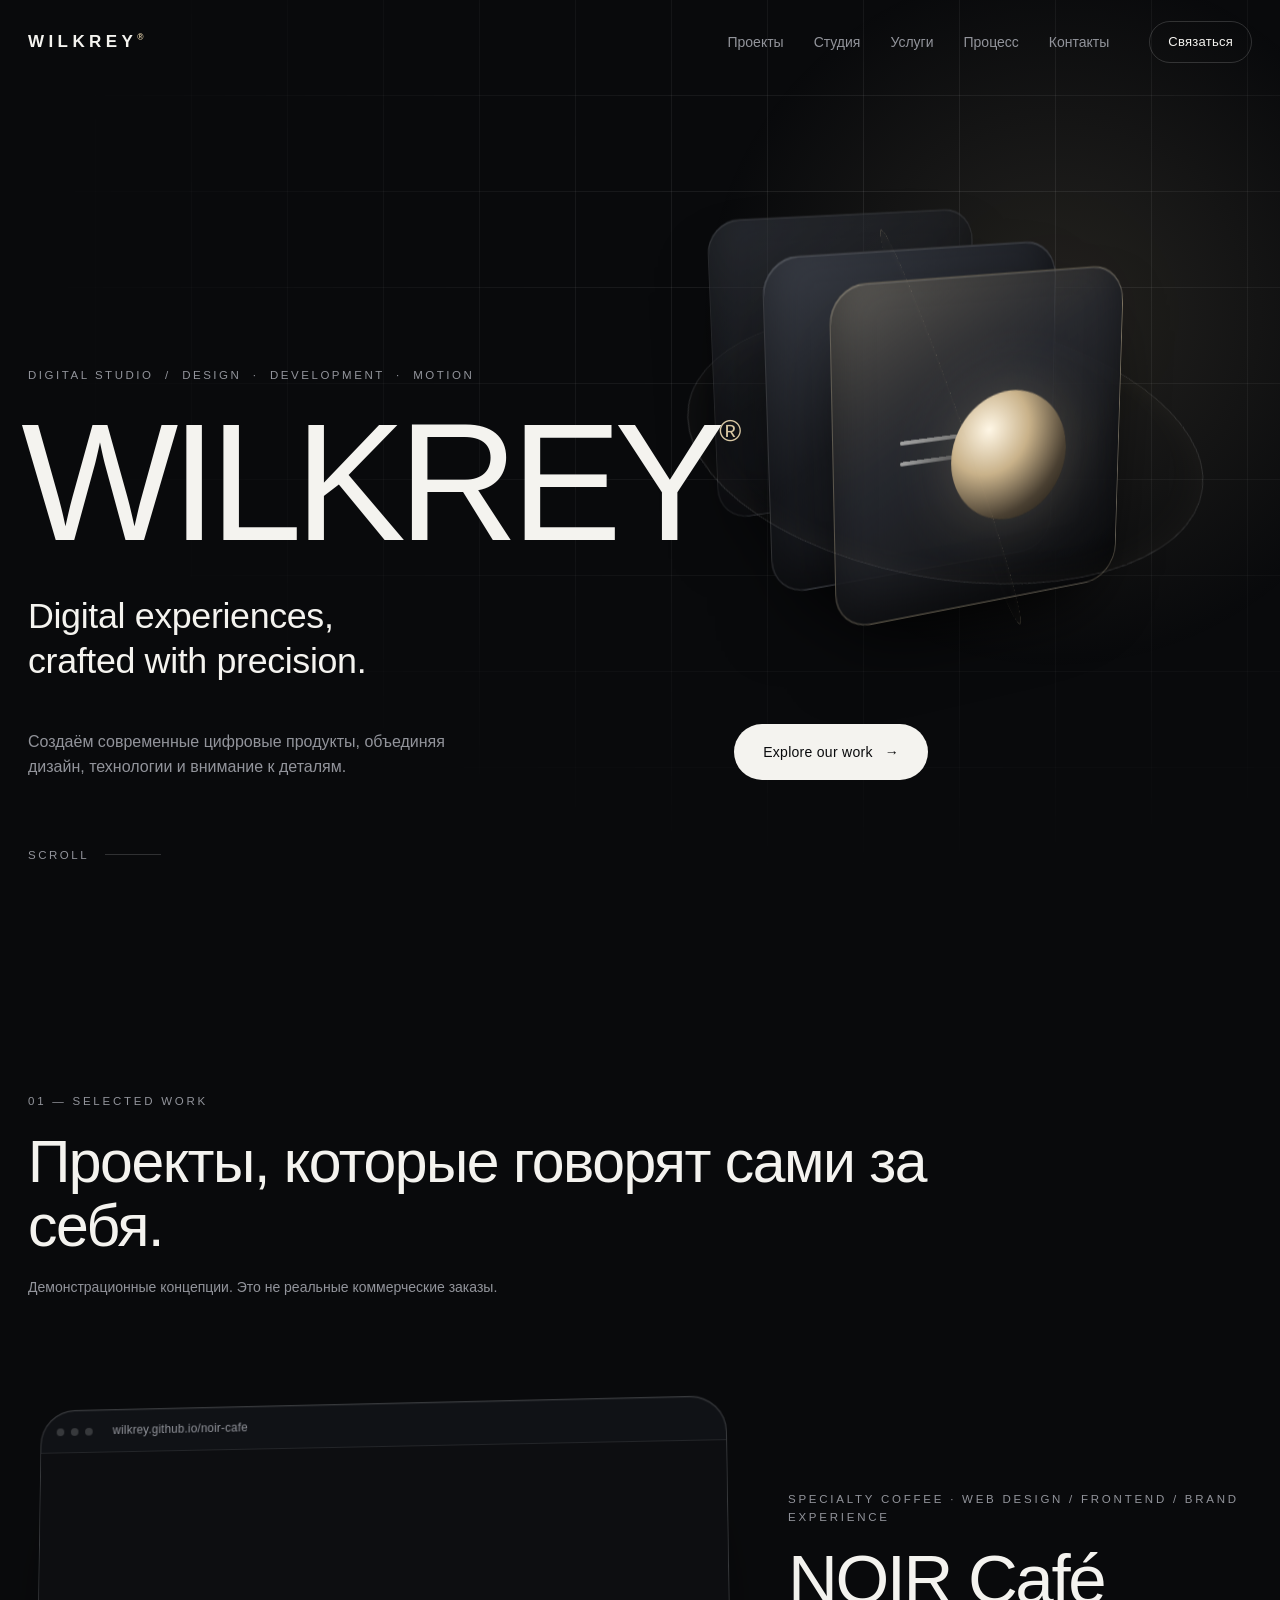
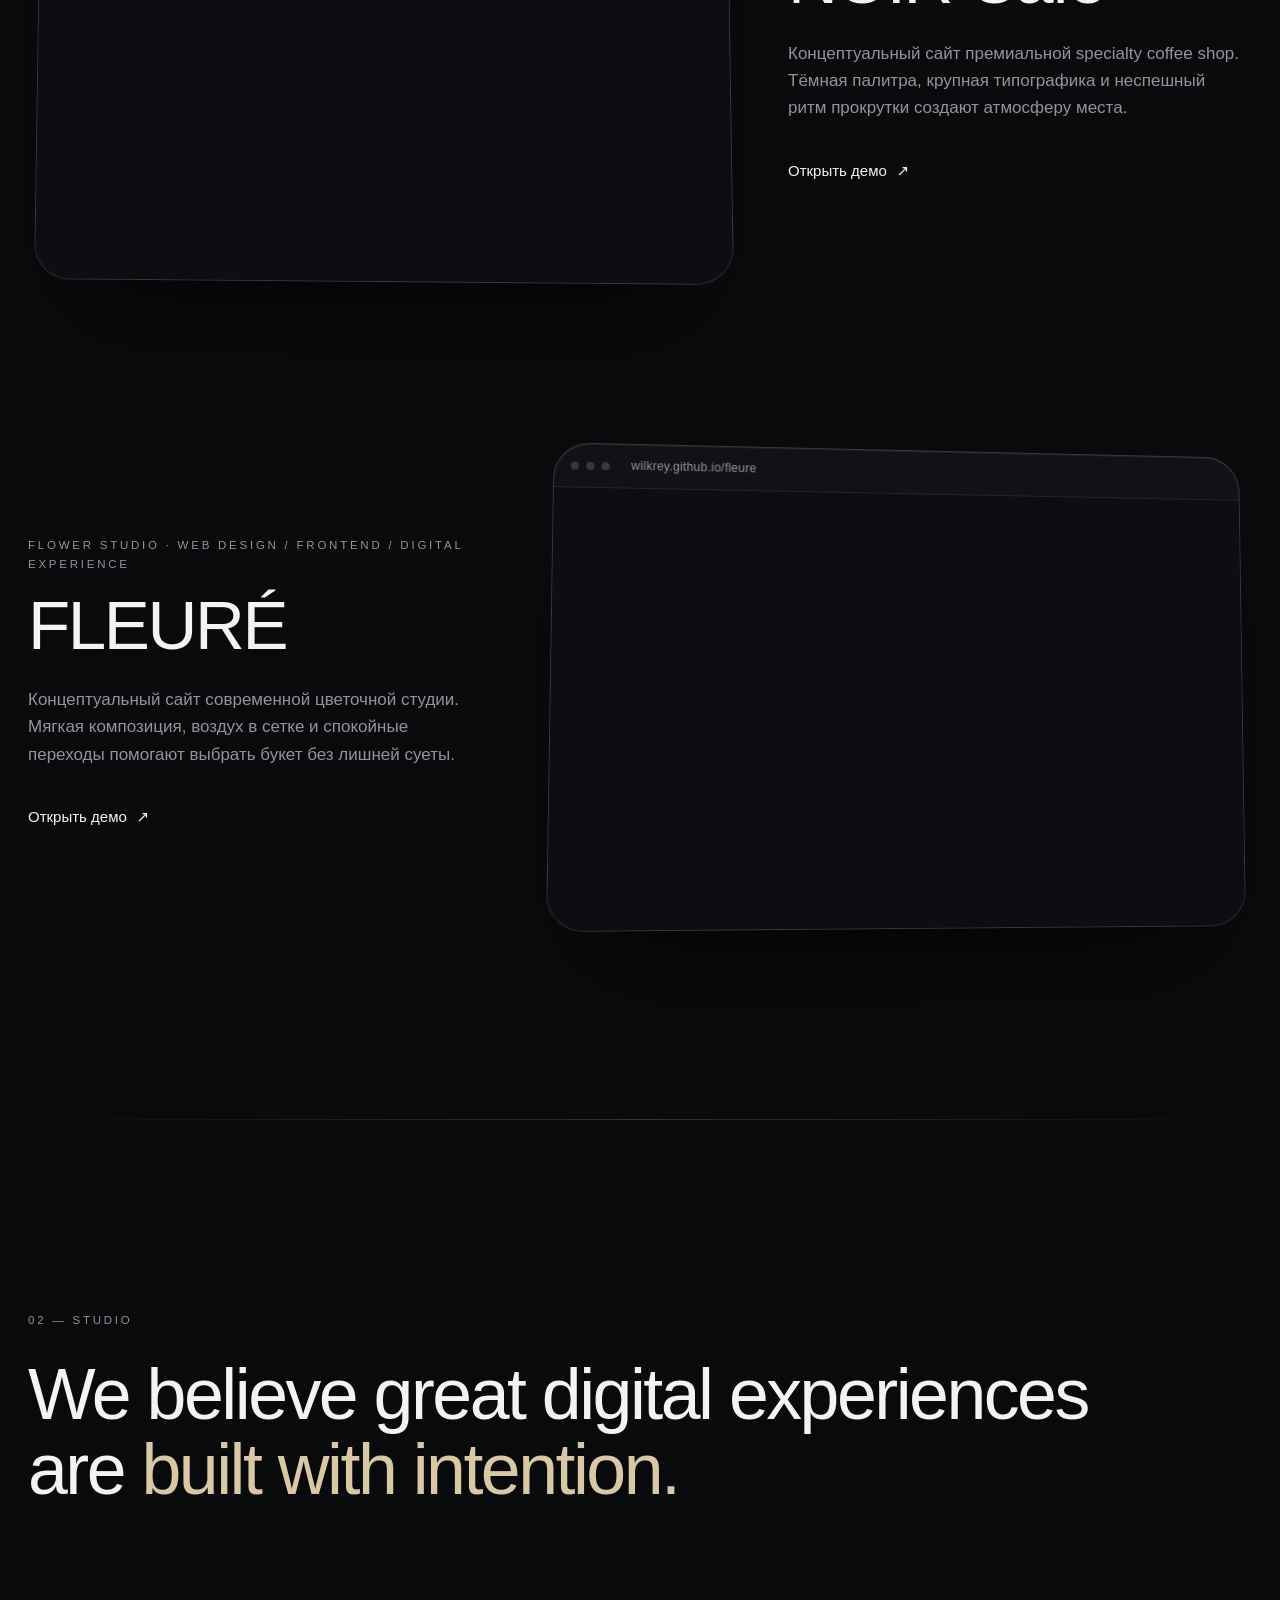
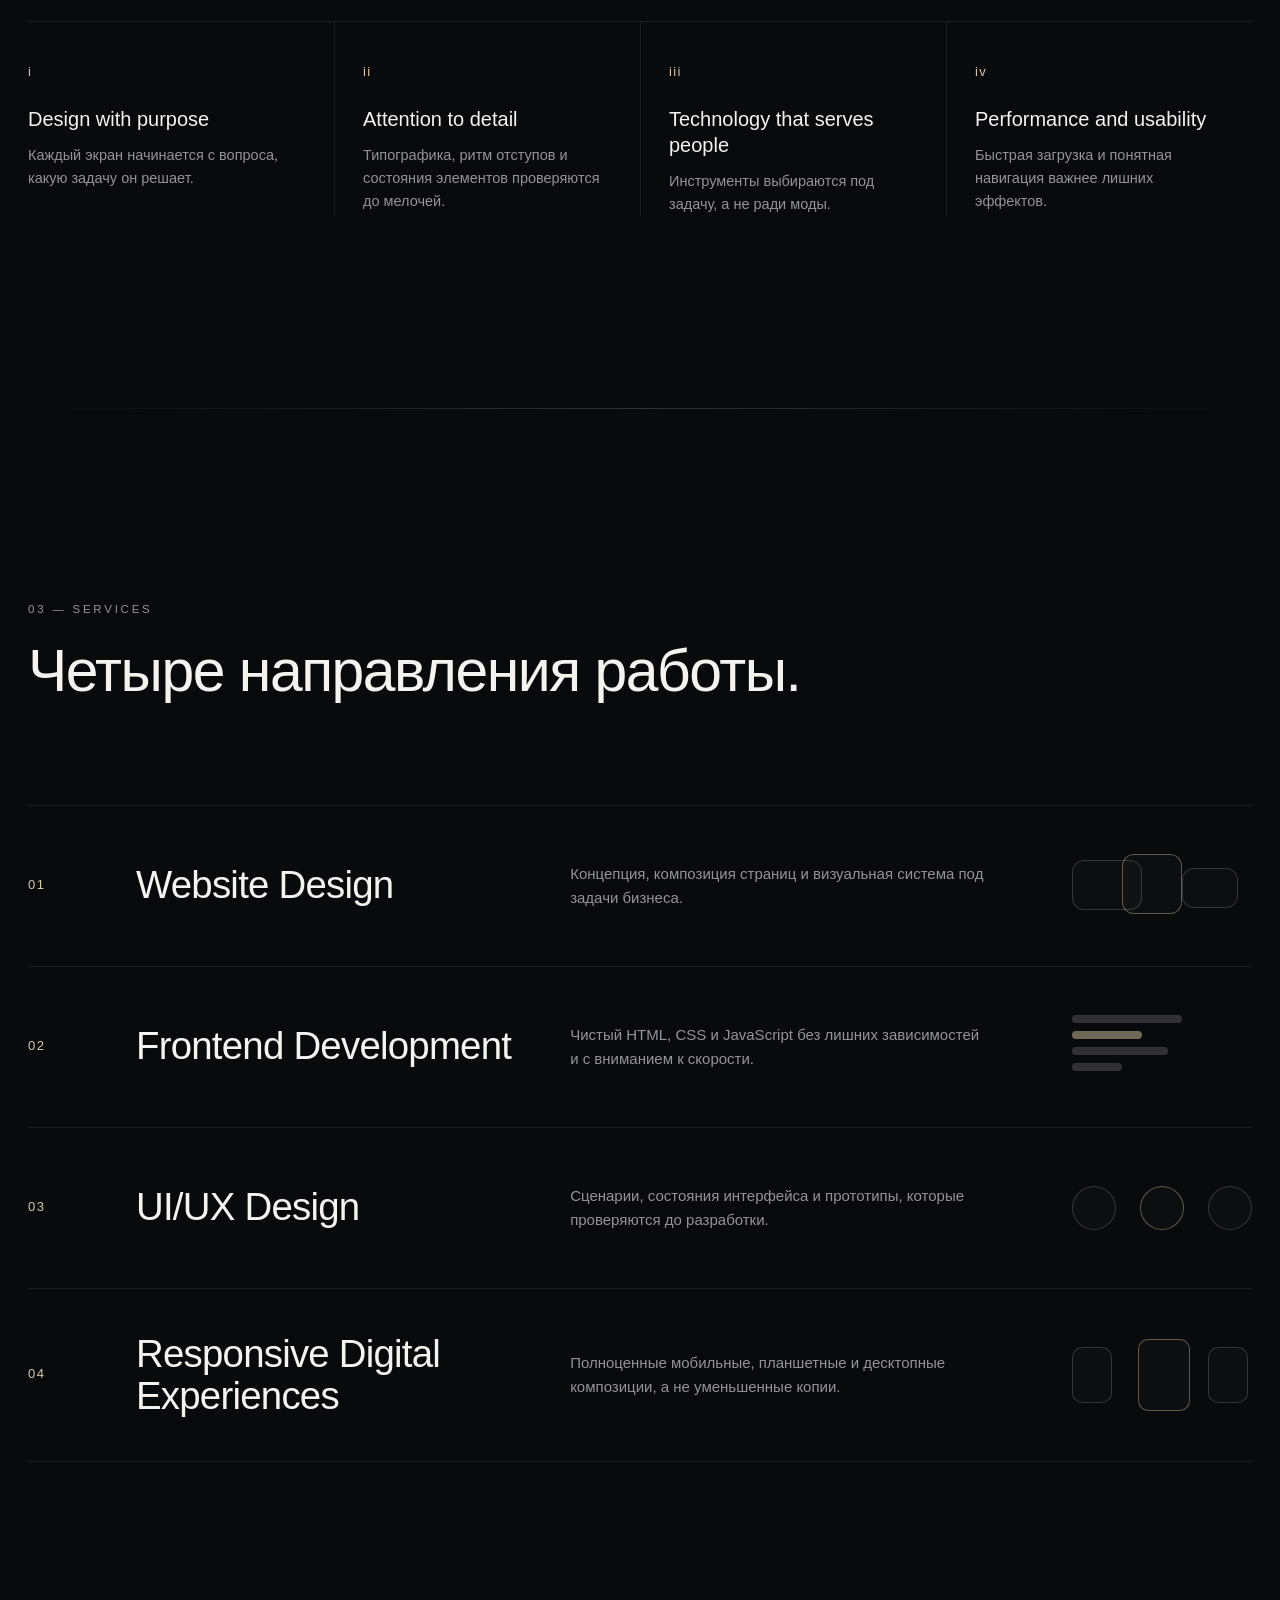
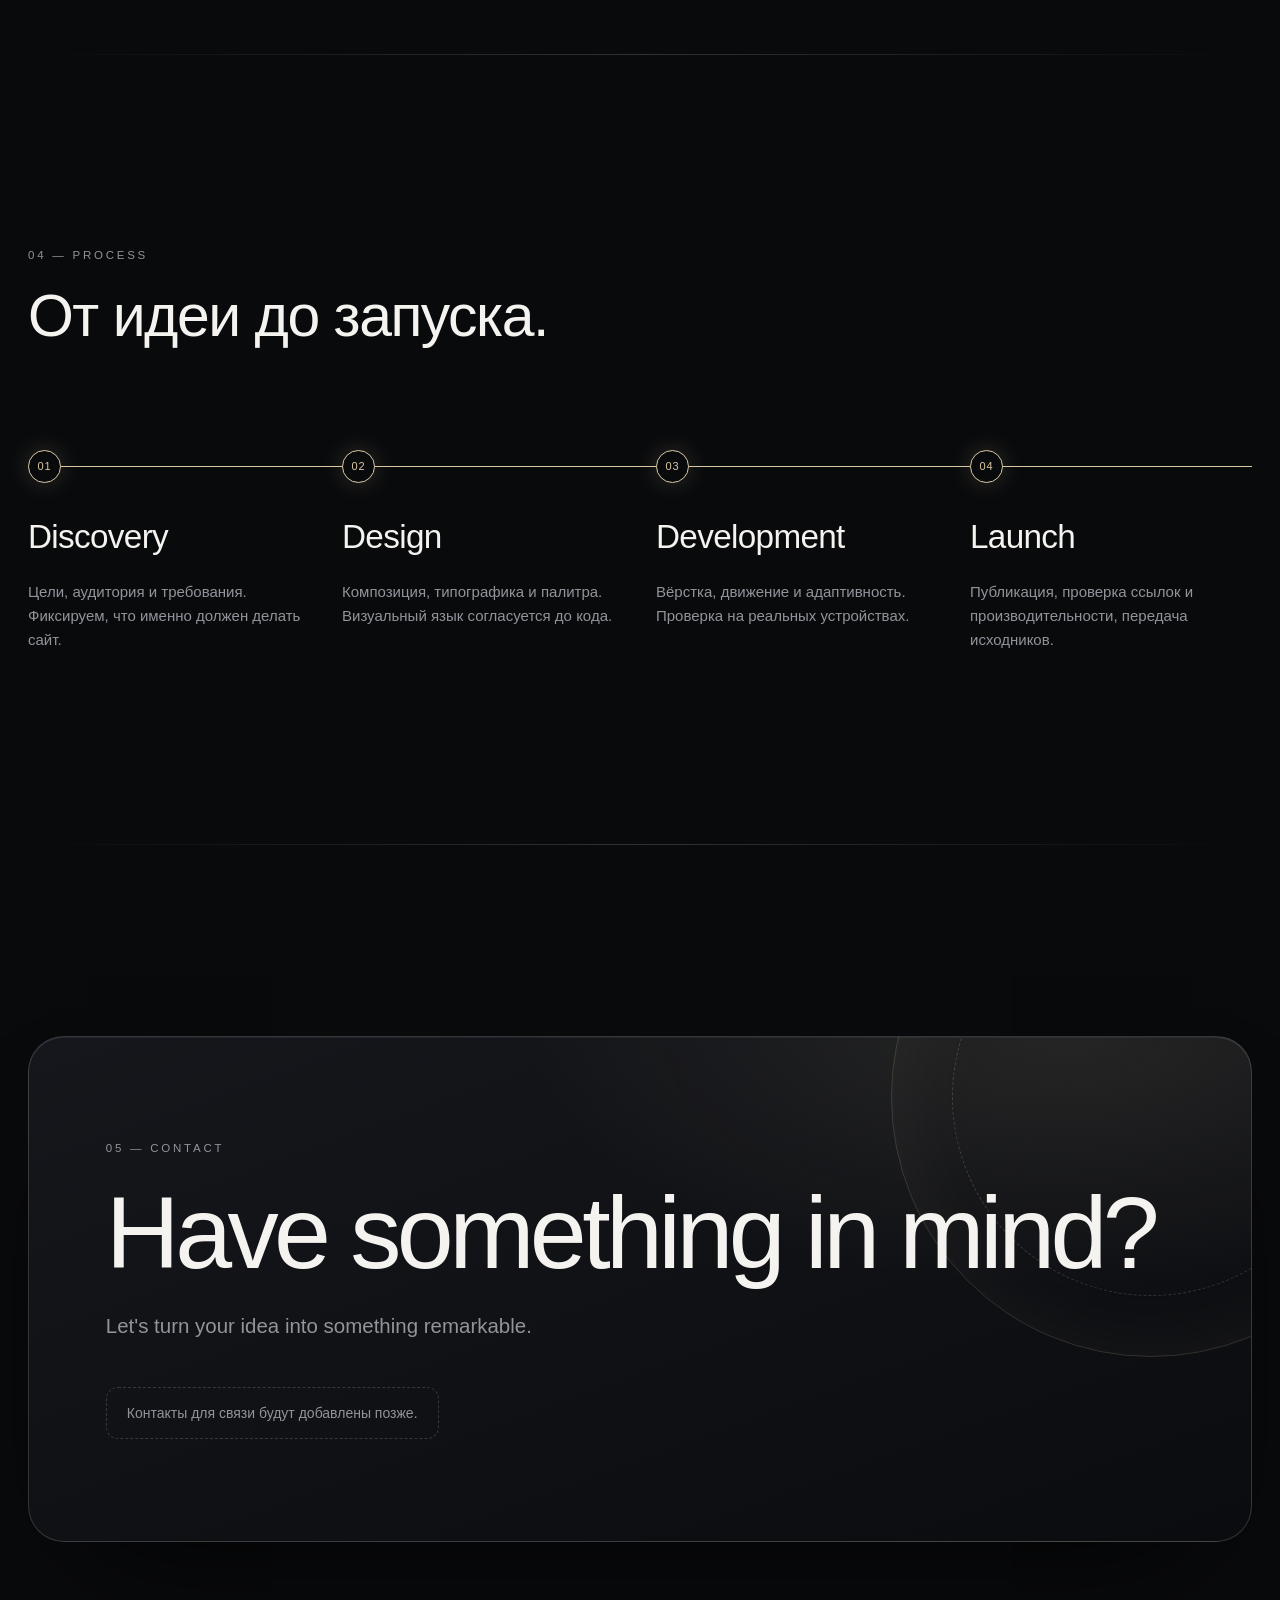
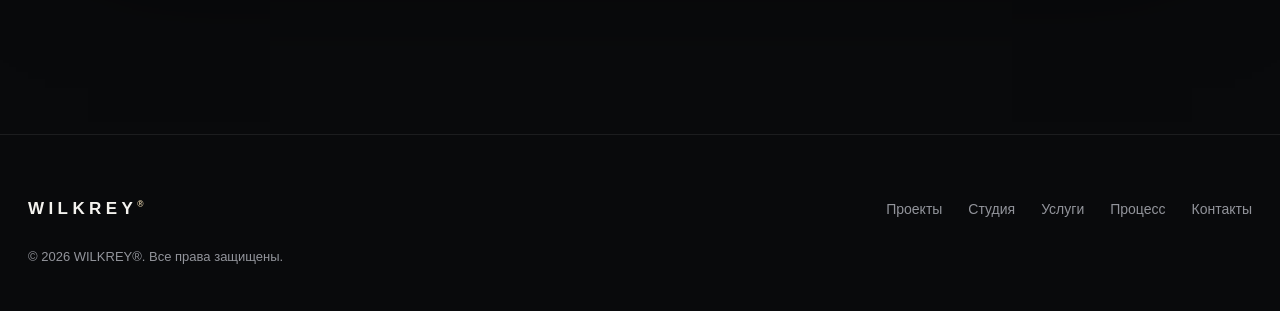
<file: deploy/index.html>
<!DOCTYPE html>
<html lang="ru">
<head>
  <meta charset="UTF-8">
  <meta name="viewport" content="width=device-width, initial-scale=1.0">
  <title>WILKREY® — Digital Studio | Digital experiences, crafted with precision</title>
  <meta name="description" content="WILKREY® — digital-студия. Дизайн сайтов, фронтенд-разработка, UI/UX и адаптивные digital-продукты. Кейсы: NOIR Café, FLEURÉ.">
  <meta property="og:type" content="website">
  <meta property="og:title" content="WILKREY® — Digital Studio">
  <meta property="og:description" content="Digital experiences, crafted with precision.">
  <meta property="og:url" content="https://wilkrey.pages.dev/">
  <meta name="theme-color" content="#090A0C">
  <link rel="icon" href="data:image/svg+xml,%3Csvg xmlns='http://www.w3.org/2000/svg' viewBox='0 0 32 32'%3E%3Crect width='32' height='32' rx='8' fill='%23090A0C'/%3E%3Cpath d='M8 9l4 14 4-10 4 10 4-14' fill='none' stroke='%23D9C8A4' stroke-width='2'/%3E%3C/svg%3E">
  <link rel="stylesheet" href="assets/styles.css">
</head>
<body>
  <a class="skip-link" href="#main">Перейти к содержимому</a>

  <header class="header" id="header">
    <div class="container header__inner">
      <a href="#top" class="logo" aria-label="WILKREY, на главную">WILKREY<sup>®</sup></a>
      <nav class="nav" id="nav" aria-label="Основная навигация">
        <a href="#work" class="nav__link">Проекты</a>
        <a href="#studio" class="nav__link">Студия</a>
        <a href="#services" class="nav__link">Услуги</a>
        <a href="#process" class="nav__link">Процесс</a>
        <a href="#contact" class="nav__link">Контакты</a>
      </nav>
      <a href="#contact" class="btn btn--ghost btn--sm header__cta">Связаться</a>
      <button class="burger" id="burger" aria-label="Открыть меню" aria-expanded="false" aria-controls="nav">
        <span></span><span></span>
      </button>
    </div>
  </header>

  <main id="main">
    <!-- HERO -->
    <section class="hero" id="top">
      <div class="hero__space" aria-hidden="true">
        <div class="hero__halo"></div>
        <div class="hero__grid"></div>
      </div>

      <div class="hero__object" id="object" aria-hidden="true">
        <div class="obj">
          <div class="obj__ring obj__ring--a"></div>
          <div class="obj__ring obj__ring--b"></div>
          <div class="obj__slab obj__slab--back"></div>
          <div class="obj__slab obj__slab--mid"></div>
          <div class="obj__slab obj__slab--front">
            <span class="obj__line"></span>
            <span class="obj__line obj__line--short"></span>
          </div>
          <div class="obj__sphere"></div>
        </div>
      </div>

      <div class="container hero__content">
        <p class="hero__tag fade" style="--d:.1s">Digital Studio &nbsp;/&nbsp; Design &nbsp;·&nbsp; Development &nbsp;·&nbsp; Motion</p>
        <h1 class="hero__title">
          <span class="mask"><span class="mask__in" style="--d:.25s">WILKREY<sup>®</sup></span></span>
        </h1>
        <p class="hero__headline fade" style="--d:.55s">Digital experiences,<br>crafted with precision.</p>
        <div class="hero__bottom fade" style="--d:.75s">
          <p class="hero__text">Создаём современные цифровые продукты, объединяя дизайн, технологии и внимание к деталям.</p>
          <a href="#work" class="btn btn--light">Explore our work <span aria-hidden="true">→</span></a>
        </div>
      </div>

      <div class="hero__meta container fade" style="--d:.95s">
        <span>Scroll</span>
        <span class="hero__meta-line" aria-hidden="true"></span>
      </div>
    </section>

    <!-- SELECTED WORK -->
    <section class="section work" id="work" aria-labelledby="work-title">
      <div class="container">
        <header class="section__head reveal">
          <p class="kicker">01 — Selected work</p>
          <h2 class="h2" id="work-title">Проекты, которые говорят сами за себя.</h2>
          <p class="note">Демонстрационные концепции. Это не реальные коммерческие заказы.</p>
        </header>

        <article class="feature reveal" id="case-noir">
          <div class="feature__preview">
            <div class="preview" data-preview>
              <div class="preview__bar"><span></span><span></span><span></span><em>wilkrey.github.io/noir-cafe</em></div>
              <div class="preview__frame">
                <iframe data-src="https://wilkrey.github.io/noir-cafe/" title="Превью сайта NOIR Café" loading="lazy" referrerpolicy="no-referrer"></iframe>
              </div>
            </div>
          </div>
          <div class="feature__body">
            <p class="kicker">Specialty coffee · Web Design / Frontend / Brand Experience</p>
            <h3 class="feature__title">NOIR Café</h3>
            <p class="feature__text">Концептуальный сайт премиальной specialty coffee shop. Тёмная палитра, крупная типографика и неспешный ритм прокрутки создают атмосферу места.</p>
            <a href="https://wilkrey.github.io/noir-cafe/" class="link-arrow" target="_blank" rel="noopener">Открыть демо <span aria-hidden="true">↗</span></a>
          </div>
        </article>

        <article class="feature feature--flip reveal" id="case-fleure">
          <div class="feature__preview">
            <div class="preview" data-preview>
              <div class="preview__bar"><span></span><span></span><span></span><em>wilkrey.github.io/fleure</em></div>
              <div class="preview__frame">
                <iframe data-src="https://wilkrey.github.io/fleure/" title="Превью сайта FLEURÉ" loading="lazy" referrerpolicy="no-referrer"></iframe>
              </div>
            </div>
          </div>
          <div class="feature__body">
            <p class="kicker">Flower studio · Web Design / Frontend / Digital Experience</p>
            <h3 class="feature__title">FLEURÉ</h3>
            <p class="feature__text">Концептуальный сайт современной цветочной студии. Мягкая композиция, воздух в сетке и спокойные переходы помогают выбрать букет без лишней суеты.</p>
            <a href="https://wilkrey.github.io/fleure/" class="link-arrow" target="_blank" rel="noopener">Открыть демо <span aria-hidden="true">↗</span></a>
          </div>
        </article>
      </div>
    </section>

    <!-- STUDIO -->
    <section class="section studio" id="studio" aria-labelledby="studio-title">
      <div class="container">
        <p class="kicker reveal">02 — Studio</p>
        <h2 class="statement reveal" id="studio-title">We believe great digital experiences are <span class="accent">built with intention.</span></h2>
        <ul class="principles">
          <li class="principle reveal"><span class="principle__n">i</span><h3>Design with purpose</h3><p>Каждый экран начинается с вопроса, какую задачу он решает.</p></li>
          <li class="principle reveal"><span class="principle__n">ii</span><h3>Attention to detail</h3><p>Типографика, ритм отступов и состояния элементов проверяются до мелочей.</p></li>
          <li class="principle reveal"><span class="principle__n">iii</span><h3>Technology that serves people</h3><p>Инструменты выбираются под задачу, а не ради моды.</p></li>
          <li class="principle reveal"><span class="principle__n">iv</span><h3>Performance and usability</h3><p>Быстрая загрузка и понятная навигация важнее лишних эффектов.</p></li>
        </ul>
      </div>
    </section>

    <!-- SERVICES -->
    <section class="section services" id="services" aria-labelledby="services-title">
      <div class="container">
        <header class="section__head reveal">
          <p class="kicker">03 — Services</p>
          <h2 class="h2" id="services-title">Четыре направления работы.</h2>
        </header>

        <ul class="svc-list">
          <li class="svc reveal">
            <span class="svc__num">01</span>
            <h3 class="svc__title">Website Design</h3>
            <p class="svc__text">Концепция, композиция страниц и визуальная система под задачи бизнеса.</p>
            <span class="svc__art svc__art--design" aria-hidden="true"><i></i><i></i><i></i></span>
          </li>
          <li class="svc reveal">
            <span class="svc__num">02</span>
            <h3 class="svc__title">Frontend Development</h3>
            <p class="svc__text">Чистый HTML, CSS и JavaScript без лишних зависимостей и с вниманием к скорости.</p>
            <span class="svc__art svc__art--code" aria-hidden="true"><i></i><i></i><i></i><i></i></span>
          </li>
          <li class="svc reveal">
            <span class="svc__num">03</span>
            <h3 class="svc__title">UI/UX Design</h3>
            <p class="svc__text">Сценарии, состояния интерфейса и прототипы, которые проверяются до разработки.</p>
            <span class="svc__art svc__art--flow" aria-hidden="true"><i></i><i></i><i></i></span>
          </li>
          <li class="svc reveal">
            <span class="svc__num">04</span>
            <h3 class="svc__title">Responsive Digital Experiences</h3>
            <p class="svc__text">Полноценные мобильные, планшетные и десктопные композиции, а не уменьшенные копии.</p>
            <span class="svc__art svc__art--screens" aria-hidden="true"><i></i><i></i><i></i></span>
          </li>
        </ul>
      </div>
    </section>

    <!-- PROCESS -->
    <section class="section process" id="process" aria-labelledby="process-title">
      <div class="container">
        <header class="section__head reveal">
          <p class="kicker">04 — Process</p>
          <h2 class="h2" id="process-title">От идеи до запуска.</h2>
        </header>
        <div class="track" id="track">
          <div class="track__line" aria-hidden="true"><span id="track-fill"></span></div>
          <ol class="steps">
            <li class="step reveal"><span class="step__num">01</span><h3>Discovery</h3><p>Цели, аудитория и требования. Фиксируем, что именно должен делать сайт.</p></li>
            <li class="step reveal"><span class="step__num">02</span><h3>Design</h3><p>Композиция, типографика и палитра. Визуальный язык согласуется до кода.</p></li>
            <li class="step reveal"><span class="step__num">03</span><h3>Development</h3><p>Вёрстка, движение и адаптивность. Проверка на реальных устройствах.</p></li>
            <li class="step reveal"><span class="step__num">04</span><h3>Launch</h3><p>Публикация, проверка ссылок и производительности, передача исходников.</p></li>
          </ol>
        </div>
      </div>
    </section>

    <!-- CONTACT -->
    <section class="section contact" id="contact" aria-labelledby="contact-title">
      <div class="container">
        <div class="contact__scene reveal">
          <div class="contact__ring" aria-hidden="true"></div>
          <p class="kicker">05 — Contact</p>
          <h2 class="contact__title" id="contact-title">Have something in mind?</h2>
          <p class="contact__lead">Let's turn your idea into something remarkable.</p>
          <div class="contact__slot" aria-live="polite">Контакты для связи будут добавлены позже.</div>
        </div>
      </div>
    </section>
  </main>

  <footer class="footer">
    <div class="container footer__inner">
      <a href="#top" class="logo">WILKREY<sup>®</sup></a>
      <nav class="footer__nav" aria-label="Нижняя навигация">
        <a href="#work">Проекты</a>
        <a href="#studio">Студия</a>
        <a href="#services">Услуги</a>
        <a href="#process">Процесс</a>
        <a href="#contact">Контакты</a>
      </nav>
      <p class="footer__copy">© <span id="year"></span> WILKREY®. Все права защищены.</p>
    </div>
  </footer>

  <script src="assets/script.js" defer></script>
</body>
</html>
</file>
<file: assets/styles.css>
/* =========================================================================
   WILKREY® — Hybrid Luxury
   Дизайн-система: токены → база → компоненты → секции → движение → адаптив
   ========================================================================= */

/* ---------- 1. Токены ---------- */
:root {
  /* Палитра */
  --obsidian: #090A0C;      /* Obsidian Black — основа */
  --graphite: #111317;      /* Deep Graphite — слои */
  --surface:  #171A20;      /* Deep Surface — карточки */
  --slate:    #2A2E56;      /* Slate — тонкие акценты в глубине */
  --silver:   #8E939C;      /* Muted Silver — вторичный текст, линии */
  --warm:     #F4F3EF;      /* Warm White — основной текст */
  --champagne:#C9B8A9;      /* Champagne — редкие акценты */
  --err:      #E8A598;      /* Muted coral — текст ошибок формы */

  /* Текст */
  --text: var(--warm);
  --text-dim: rgba(244, 243, 239, .62);
  --text-faint: rgba(244, 243, 239, .56); /* AA на obsidian для мелкого текста */

  /* Стекло */
  --glass-fill: rgba(255, 255, 255, .045);
  --glass-fill-strong: rgba(255, 255, 255, .075);
  --glass-edge: rgba(255, 255, 255, .13);
  --glass-blur: blur(22px) saturate(150%);
  --glass-shadow:
    inset 0 1px 0 rgba(255, 255, 255, .12),
    inset 0 -1px 0 rgba(0, 0, 0, .35),
    0 30px 60px -30px rgba(0, 0, 0, .7);

  /* Линии */
  --hair: rgba(244, 243, 239, .09);
  --hair-strong: rgba(244, 243, 239, .18);

  /* Типографика */
  --f-serif: "Cormorant Garamond", "Iowan Old Style", "Palatino Linotype", Georgia, serif;
  --f-sans: "Inter", "Helvetica Neue", Arial, system-ui, sans-serif;
  --f-wordmark: "Jost", "Futura", "Century Gothic", var(--f-sans);

  /* Ритм и сетка */
  --gutter: clamp(20px, 4vw, 56px);
  --max: 1320px;
  --radius-lg: 28px;
  --radius-md: 18px;
  --radius-pill: 999px;

  /* Движение */
  --ease: cubic-bezier(.2, .7, .1, 1);
  --ease-soft: cubic-bezier(.33, 1, .68, 1);
  --dur: .9s;
}

/* ---------- 2. База ---------- */
*, *::before, *::after { box-sizing: border-box; }

html {
  scroll-behavior: smooth;
  -webkit-text-size-adjust: 100%;
  text-size-adjust: 100%;
}

body {
  margin: 0;
  background: var(--obsidian);
  color: var(--text);
  font-family: var(--f-sans);
  font-size: 16px;
  line-height: 1.6;
  font-feature-settings: "ss01", "cv11";
  -webkit-font-smoothing: antialiased;
  overflow-x: hidden;
}

img, svg, iframe { display: block; max-width: 100%; }
a { color: inherit; text-decoration: none; }
ul, ol { margin: 0; padding: 0; list-style: none; }
h1, h2, h3, p { margin: 0; font-weight: inherit; }
sup { font-size: .6em; vertical-align: top; line-height: 1; margin-left: .05em; letter-spacing: 0; }

:focus-visible {
  outline: 1px solid var(--champagne);
  outline-offset: 4px;
  border-radius: 6px;
}
/* Section targets receive focus programmatically after in-page navigation; no outline box for them */
[tabindex="-1"]:focus { outline: none; }

.skip-link {
  position: absolute; left: 16px; top: -100px; z-index: 100;
  padding: 10px 16px; border-radius: var(--radius-pill);
  background: var(--warm); color: var(--obsidian);
}
.skip-link:focus { top: 16px; }

/* Текст только для скринридеров (визуально скрыт, остаётся в дереве доступности) */
.sr-only {
  position: absolute; width: 1px; height: 1px; margin: -1px; padding: 0;
  overflow: hidden; clip: rect(0 0 0 0); white-space: nowrap; border: 0;
}

.container {
  width: min(100% - var(--gutter) * 2, var(--max));
  margin-inline: auto;
}

/* ---------- 3. Общие примитивы ---------- */

.kicker {
  font-family: var(--f-sans);
  font-size: 11px;
  font-weight: 500;
  letter-spacing: .28em;
  text-transform: uppercase;
  color: var(--silver);
}

.h2 {
  font-family: var(--f-serif);
  font-weight: 400;
  font-size: clamp(2.2rem, 4.6vw, 4.2rem);
  line-height: 1.02;
  letter-spacing: -.01em;
  text-wrap: balance;
}

.note {
  margin-top: 18px;
  font-size: 14px;
  color: var(--text-faint);
  max-width: 52ch;
}

.link-arrow {
  display: inline-flex; align-items: center; gap: 10px;
  font-size: 14px; letter-spacing: .02em;
  color: var(--text);
  padding-bottom: 6px;
  background: linear-gradient(currentColor, currentColor) 0 100% / 0 1px no-repeat;
  transition: background-size .6s var(--ease), gap .4s var(--ease), color .3s;
}
.link-arrow:hover { background-size: 100% 1px; gap: 16px; color: var(--champagne); }

/* Логотип (wordmark в CSS, знак — изображение) */
.logo {
  display: inline-flex; align-items: center; gap: 12px;
  font-family: var(--f-wordmark);
  font-weight: 400;
  font-size: 15px;
  letter-spacing: .42em;
  text-transform: uppercase;
  color: var(--text);
}
.logo::before {
  content: "";
  width: 31px; height: 15px;
  background: url("logo-mark.webp") center / 100% 100% no-repeat;
  flex: none;
}

/* Кнопки */
.btn {
  position: relative;
  display: inline-flex; align-items: center; justify-content: center; gap: 10px;
  min-height: 52px; padding: 0 26px;
  border-radius: var(--radius-pill);
  font-family: var(--f-sans);
  font-size: 14px; font-weight: 500; letter-spacing: .02em;
  isolation: isolate;
  overflow: hidden;
  /* transform is not transitioned here: the magnetic offset uses the separate `translate`
     property (driven by script.js with its own easing), and the press uses `scale`.
     Two transitions on one property restart each other and cause the stutter. */
  transition: scale .5s var(--ease), background .4s var(--ease), color .4s var(--ease), box-shadow .5s var(--ease);
  will-change: translate, scale;
}
.btn > span:not(.btn__sheen) { transition: transform .5s var(--ease); }
.btn:hover > span:not(.btn__sheen) { transform: translateX(3px); }
.btn::after {
  /* световой блик при наведении */
  content: "";
  position: absolute; inset: 0; z-index: -1;
  background: radial-gradient(120px 60px at var(--mx, 50%) var(--my, 50%), rgba(255,255,255,.28), transparent 70%);
  opacity: 0;
  transition: opacity .5s var(--ease);
}
.btn:hover::after { opacity: 1; }
.btn:active { scale: .975; }

.btn--light {
  background: var(--warm);
  color: var(--obsidian);
  box-shadow: 0 18px 40px -18px rgba(244, 243, 239, .45);
}
.btn--light:hover { box-shadow: 0 22px 50px -16px rgba(244, 243, 239, .55); }

.btn--glass {
  background: var(--glass-fill);
  color: var(--text);
  border: 1px solid var(--glass-edge);
  -webkit-backdrop-filter: var(--glass-blur);
  backdrop-filter: var(--glass-blur);
  box-shadow: var(--glass-shadow);
}
.btn--glass:hover { background: var(--glass-fill-strong); }

.btn--ghost {
  border: 1px solid var(--hair-strong);
  color: var(--text);
  background: transparent;
}
.btn--ghost:hover { border-color: var(--champagne); color: var(--champagne); }

.btn--sm { min-height: 40px; padding: 0 18px; font-size: 13px; }

/* Стеклянная панель (базовый примитив) */
.glass {
  position: relative;
  background: linear-gradient(180deg, rgba(255,255,255,.07), rgba(255,255,255,.025));
  border: 1px solid var(--glass-edge);
  border-radius: var(--radius-lg);
  -webkit-backdrop-filter: var(--glass-blur);
  backdrop-filter: var(--glass-blur);
  box-shadow: var(--glass-shadow);
}
/* Тонкая световая кромка сверху — признак liquid glass */
.glass::before {
  content: "";
  position: absolute; inset: 0; border-radius: inherit; padding: 1px;
  background: linear-gradient(160deg, rgba(255,255,255,.35), rgba(255,255,255,0) 35%, rgba(255,255,255,0) 70%, rgba(201,184,169,.25));
  -webkit-mask: linear-gradient(#000 0 0) content-box, linear-gradient(#000 0 0);
  -webkit-mask-composite: xor;
  mask-composite: exclude;
  pointer-events: none;
}

/* Reveal: появление контента */
.js .reveal {
  opacity: 0;
  transform: translate3d(0, 32px, 0);
  filter: blur(6px);
  transition: opacity var(--dur) var(--ease), transform var(--dur) var(--ease), filter var(--dur) var(--ease);
  transition-delay: var(--delay, 0s);
}
.reveal.is-visible { opacity: 1; transform: none; filter: none; }

/* Появление при загрузке */
.fade {
  opacity: 0;
  transform: translate3d(0, 14px, 0);
  animation: rise 1.1s var(--ease) forwards;
  animation-delay: var(--d, 0s);
}
@keyframes rise {
  to { opacity: 1; transform: none; }
}

/* ---------- 4. Шапка (liquid glass pill) ---------- */
.header {
  position: fixed; inset: 16px 0 auto; z-index: 50;
  pointer-events: none;
}
.header__inner {
  pointer-events: auto;
  display: flex; align-items: center; justify-content: space-between; gap: 24px;
  min-height: 64px; padding: 10px 10px 10px 26px;
  border-radius: var(--radius-pill);
  background: rgba(17, 19, 23, .42);
  border: 1px solid var(--glass-edge);
  -webkit-backdrop-filter: var(--glass-blur);
  backdrop-filter: var(--glass-blur);
  box-shadow: var(--glass-shadow);
  transition: background .6s var(--ease), min-height .6s var(--ease), box-shadow .6s var(--ease);
}
.header.is-scrolled .header__inner {
  background: rgba(9, 10, 12, .62);
  min-height: 56px;
}

.nav { display: flex; gap: 6px; }
.nav__link {
  position: relative;
  padding: 10px 14px;
  font-size: 13px; letter-spacing: .03em;
  color: var(--text-dim);
  border-radius: var(--radius-pill);
  transition: color .35s, background .35s;
}
.nav__link::after {
  content: ""; position: absolute; left: 14px; right: 14px; bottom: 5px; height: 1px;
  background: var(--champagne); transform: scaleX(0); transform-origin: left;
  transition: transform .5s var(--ease);
}
.nav__link:hover, .nav__link.is-active { color: var(--text); }
.nav__link:hover::after, .nav__link.is-active::after { transform: scaleX(1); }

.header__cta { flex: none; }

.burger {
  display: none;
  width: 44px; height: 44px; border-radius: 50%;
  background: var(--glass-fill);
  border: 1px solid var(--glass-edge);
  cursor: pointer;
  position: relative;
  -webkit-backdrop-filter: var(--glass-blur);
  backdrop-filter: var(--glass-blur);
}
.burger span {
  position: absolute; left: 50%; width: 16px; height: 1.5px;
  background: var(--text); border-radius: 2px;
  transform: translateX(-50%);
  transition: transform .5s var(--ease), top .5s var(--ease), opacity .3s;
}
.burger span:nth-child(1) { top: 17px; }
.burger span:nth-child(2) { top: 25px; }
.burger[aria-expanded="true"] span:nth-child(1) { top: 21px; transform: translateX(-50%) rotate(45deg); }
.burger[aria-expanded="true"] span:nth-child(2) { top: 21px; transform: translateX(-50%) rotate(-45deg); }

/* ---------- 5. Hero ---------- */
.hero {
  position: relative;
  min-height: 100svh;
  display: grid;
  align-items: center;
  overflow: hidden;
  padding: 140px 0 110px;
  isolation: isolate;
}

/* Пространство: глубокий свет и геометрия */
.hero__space { position: absolute; inset: 0; z-index: -2; pointer-events: none; }
.hero__halo {
  position: absolute; width: min(90vw, 980px); aspect-ratio: 1;
  right: -18%; top: 50%; translate: 0 -50%;
  background:
    radial-gradient(closest-side, rgba(201, 184, 169, .16), rgba(201, 184, 169, .04) 45%, transparent 70%),
    radial-gradient(closest-side at 40% 60%, rgba(42, 46, 86, .55), transparent 70%);
  filter: blur(20px);
  animation: breathe 14s ease-in-out infinite alternate;
}
@keyframes breathe {
  from { transform: scale(1) translate3d(0, 0, 0); opacity: .85; }
  to   { transform: scale(1.06) translate3d(-2%, 2%, 0); opacity: 1; }
}
.hero__grid {
  position: absolute; inset: 0;
  background-image:
    linear-gradient(var(--hair) 1px, transparent 1px),
    linear-gradient(90deg, var(--hair) 1px, transparent 1px);
  background-size: 120px 120px;
  -webkit-mask-image: radial-gradient(ellipse 70% 60% at 65% 45%, #000 20%, transparent 75%);
  mask-image: radial-gradient(ellipse 70% 60% at 65% 45%, #000 20%, transparent 75%);
}

.hero__content {
  position: relative;
  display: grid;
  grid-template-columns: minmax(0, 1.25fr) minmax(0, 1fr);
  gap: clamp(32px, 6vw, 96px);
  align-items: end;
}

.hero__copy { position: relative; z-index: 2; }
.hero__tag { color: var(--silver); margin-bottom: 36px; text-wrap: balance; }

.hero__title {
  font-family: var(--f-wordmark);
  font-weight: 300;
  font-size: clamp(3.2rem, 9.4vw, 9.4rem);
  line-height: .92;
  letter-spacing: .06em;
  text-transform: uppercase;
  margin-left: -.04em;
}
.hero__title .mask { display: block; overflow: hidden; padding-bottom: .06em; }
.hero__title .mask__in {
  display: block;
  transform: translate3d(0, 110%, 0);
  animation: lift 1.4s var(--ease) forwards;
  animation-delay: var(--d, 0s);
}
@keyframes lift { to { transform: none; } }
.hero__title sup { color: var(--champagne); font-size: .16em; margin-left: .08em; }

.hero__headline {
  margin-top: 28px;
  font-family: var(--f-serif);
  font-style: italic;
  font-weight: 400;
  font-size: clamp(1.7rem, 3.2vw, 2.9rem);
  line-height: 1.15;
  color: var(--text);
  max-width: 18ch;
}

.hero__bottom {
  margin-top: 44px;
  display: flex; flex-wrap: wrap; align-items: center; gap: 28px 40px;
}
.hero__text { max-width: 36ch; color: var(--text-dim); font-size: 15px; }

/* Визуальный объект: знак W в стеклянной линзе */
.hero__object {
  position: relative;
  aspect-ratio: 1;
  width: 100%;
  max-width: 560px;
  justify-self: end;
  perspective: 1400px;
}
.hero__object .obj {
  position: absolute; inset: 6%;
  transform-style: preserve-3d;
  transform: rotateX(var(--rx, 0deg)) rotateY(var(--ry, 0deg));
  transition: transform .9s var(--ease-soft);
}
.obj__lens {
  position: absolute; inset: 0; border-radius: 50%;
  background:
    radial-gradient(circle at 30% 22%, rgba(255,255,255,.16), transparent 38%),
    radial-gradient(circle at 70% 85%, rgba(201,184,169,.12), transparent 45%),
    linear-gradient(160deg, rgba(255,255,255,.06), rgba(255,255,255,.01));
  border: 1px solid var(--glass-edge);
  -webkit-backdrop-filter: blur(18px) saturate(140%);
  backdrop-filter: blur(18px) saturate(140%);
  box-shadow: var(--glass-shadow), 0 0 120px -20px rgba(201,184,169,.18);
  transform: translateZ(-40px);
}
.obj__ring {
  position: absolute; inset: -4%; border-radius: 50%;
  border: 1px solid rgba(244,243,239,.08);
  animation: spin 36s linear infinite;
}
.obj__ring--b { inset: 12%; border-style: dashed; border-color: rgba(201,184,169,.16); animation-duration: 50s; animation-direction: reverse; }
@keyframes spin { to { transform: rotate(360deg); } }

.obj__mark {
  position: absolute; left: 50%; top: 50%;
  width: 66%;
  height: auto; /* пропорции знака W не искажаем (height из атрибута HTML перебивается) */
  aspect-ratio: 668 / 324;
  transform: translate(-50%, -50%) translateZ(60px);
  filter: drop-shadow(0 30px 40px rgba(0,0,0,.55));
  animation: float 9s ease-in-out infinite;
}
@keyframes float {
  0%, 100% { transform: translate(-50%, -50%) translateZ(60px) translateY(0); }
  50%      { transform: translate(-50%, -50%) translateZ(60px) translateY(-14px); }
}

/* Световой блик, проходящий по линзе */
.obj__sheen {
  position: absolute; inset: 0; border-radius: 50%; overflow: hidden;
  transform: translateZ(70px);
  pointer-events: none;
}
.obj__sheen::after {
  content: ""; position: absolute; top: -20%; left: -60%; width: 40%; height: 140%;
  background: linear-gradient(100deg, transparent, rgba(255,255,255,.14), transparent);
  transform: rotate(18deg);
  animation: sheen 8s var(--ease) infinite;
}
@keyframes sheen {
  0%, 60% { left: -60%; }
  100%    { left: 130%; }
}

/* Индикатор прокрутки: выравнен по левому краю текстовой колонки (как .container),
   а не по центру окна, где он пересекался с кнопкой и линзой. */
.hero__meta {
  position: absolute;
  left: calc(50% - min(50% - var(--gutter), var(--max) / 2));
  bottom: 32px;
  display: flex; flex-direction: column; align-items: flex-start; gap: 14px;
  font-size: 11px; letter-spacing: .3em; text-transform: uppercase; color: var(--text-faint);
  pointer-events: none;
}
.hero__meta-line {
  width: 1px; height: 48px;
  background: linear-gradient(var(--champagne), transparent);
  animation: drip 2.4s var(--ease) infinite;
  transform-origin: top;
}
@keyframes drip {
  0% { transform: scaleY(0); opacity: 1; }
  60% { transform: scaleY(1); opacity: 1; }
  100% { transform: scaleY(1); opacity: 0; }
}

/* Низкие десктопные экраны: короче линия, чтобы подпись не заходила под кнопку */
@media (min-width: 961px) and (max-height: 780px) {
  .hero__meta { bottom: 24px; gap: 10px; }
  .hero__meta-line { height: 32px; }
}

/* ---------- 6. Секции: общая разметка ---------- */
.section { position: relative; padding: clamp(110px, 16vw, 200px) 0; }
.section__head { display: grid; gap: 22px; margin-bottom: clamp(56px, 7vw, 96px); max-width: 880px; }

/* ---------- 7. Selected Work ---------- */
.work { border-top: 1px solid var(--hair); }

.feature {
  display: grid;
  grid-template-columns: minmax(0, 1.55fr) minmax(0, 1fr);
  gap: clamp(28px, 4vw, 64px);
  align-items: end;
  margin-top: clamp(64px, 9vw, 120px);
}
.feature:first-of-type { margin-top: 0; }
.feature--flip { grid-template-columns: minmax(0, 1fr) minmax(0, 1.55fr); }
.feature--flip .feature__preview { order: 2; }
.feature--flip .feature__body { order: 1; }

.feature__preview { position: relative; }
.preview {
  position: relative;
  border-radius: var(--radius-lg);
  background: var(--graphite);
  border: 1px solid var(--glass-edge);
  box-shadow: 0 60px 120px -50px rgba(0,0,0,.9), var(--glass-shadow);
  overflow: hidden;
  transition: transform .9s var(--ease), box-shadow .9s var(--ease);
}
.feature:hover .preview { transform: translateY(-6px); box-shadow: 0 80px 140px -50px rgba(0,0,0,.95), var(--glass-shadow); }

.preview__bar {
  display: flex; align-items: center; gap: 7px;
  height: 44px; padding: 0 18px;
  background: rgba(255,255,255,.04);
  border-bottom: 1px solid var(--hair);
  -webkit-backdrop-filter: blur(20px);
  backdrop-filter: blur(20px);
}
.preview__bar > span { width: 9px; height: 9px; border-radius: 50%; background: rgba(244,243,239,.16); }
.preview__bar em {
  margin-left: auto; font-style: normal; font-size: 12px; color: var(--text-faint);
  letter-spacing: .02em;
}
.preview__frame { position: relative; aspect-ratio: 16 / 10; background: var(--obsidian); }
/* max-width: none overrides the global `img, svg, iframe { max-width: 100% }` rule. That rule capped
   the 200% iframe at the frame width, so the site filled only half of the preview. */
.preview__frame iframe {
  position: absolute; left: 0; top: 0;
  max-width: none;
  width: 200%; height: 200%;
  border: 0;
  transform: scale(.5); transform-origin: 0 0;
  pointer-events: none;
  background: var(--obsidian);
}
/* Прозрачное стекло поверх превью, чтобы сохранить ссылку и эффект глубины */
.preview__frame::after {
  content: ""; position: absolute; inset: 0;
  background: linear-gradient(180deg, transparent 60%, rgba(9,10,12,.55));
  pointer-events: none;
}

/* Стеклянная карточка с описанием поверх нижнего края превью */
.feature__body {
  position: relative;
  padding: clamp(28px, 3.5vw, 44px);
  border-radius: var(--radius-lg);
  background: linear-gradient(180deg, rgba(255,255,255,.06), rgba(255,255,255,.02));
  border: 1px solid var(--glass-edge);
  -webkit-backdrop-filter: var(--glass-blur);
  backdrop-filter: var(--glass-blur);
  box-shadow: var(--glass-shadow);
  display: grid; gap: 18px; justify-items: start;
  transform: translateY(0);
  transition: transform .9s var(--ease);
}
.feature--flip .feature__body { transform: translateY(0); }
.feature:nth-of-type(2) .feature__body { margin-top: clamp(-120px, -8vw, -40px); }

.feature__title {
  font-family: var(--f-serif);
  font-weight: 400;
  font-size: clamp(2.6rem, 4.4vw, 4.2rem);
  line-height: 1;
  letter-spacing: -.01em;
}
.feature__text { color: var(--text-dim); font-size: 15px; max-width: 42ch; }
.feature__body .kicker { line-height: 1.7; }

/* ---------- 8. Studio ---------- */
.studio {
  border-top: 1px solid var(--hair);
  background:
    radial-gradient(60% 50% at 0% 0%, rgba(42,46,86,.22), transparent 70%),
    linear-gradient(180deg, transparent, rgba(17,19,23,.6));
}
.statement {
  font-family: var(--f-serif);
  font-weight: 300;
  font-size: clamp(2.6rem, 6.2vw, 6rem);
  line-height: 1.02;
  letter-spacing: -.015em;
  max-width: 18ch;
  text-wrap: balance;
}
.statement .accent { font-style: italic; color: var(--champagne); }
.studio .kicker { margin-bottom: 36px; }

.principles {
  margin-top: clamp(72px, 9vw, 130px);
  display: grid;
  grid-template-columns: repeat(4, minmax(0, 1fr));
  gap: 0;
  border-top: 1px solid var(--hair-strong);
}
.principle {
  position: relative;
  padding: 36px 28px 0 0;
  transition-delay: var(--delay, 0s);
}
.principle + .principle { padding-left: 28px; border-left: 1px solid var(--hair); }
.principle__n {
  display: block;
  font-family: var(--f-serif); font-style: italic;
  font-size: 22px; color: var(--champagne);
  margin-bottom: 28px;
}
.principle h3 {
  font-family: var(--f-sans);
  font-size: 15px; font-weight: 500;
  letter-spacing: .01em;
  margin-bottom: 14px;
}
.principle p { color: var(--text-dim); font-size: 14px; line-height: 1.65; }

/* ---------- 9. Services ---------- */
.services { border-top: 1px solid var(--hair); }
.svc-list { position: relative; border-top: 1px solid var(--hair-strong); }
.svc {
  position: relative;
  display: grid;
  grid-template-columns: 90px minmax(0, 1.3fr) minmax(0, 1fr) 160px;
  align-items: center;
  gap: clamp(20px, 3vw, 48px);
  padding: clamp(32px, 4vw, 52px) clamp(0px, 1vw, 16px);
  border-bottom: 1px solid var(--hair);
  overflow: hidden;
  isolation: isolate;
  transition: padding .9s var(--ease), background-color .8s var(--ease);
}
/* Блок услуги при наведении: поверхность, световой блик, линия и текст движутся каскадом.
   Все элементы возвращаются в исходное положение при уходе курсора. */
.svc::before {
  content: ""; position: absolute; inset: 0; z-index: -1;
  background-color: transparent;
  background-image:
    linear-gradient(90deg, rgba(255,255,255,.06), rgba(255,255,255,.015) 60%, transparent),
    linear-gradient(100deg, transparent 38%, rgba(244,243,239,.10) 50%, transparent 62%);
  background-size: 100% 100%, 260% 100%;
  background-repeat: no-repeat;
  background-position: 0 0, 100% 0;
  opacity: 0;
  transform: scaleX(.985);
  transform-origin: left;
  transition: opacity .7s var(--ease), transform 1s var(--ease);
}
/* Нижняя линия строки: рисуется слева направо */
.svc::after {
  content: ""; position: absolute; left: 0; right: 0; bottom: -1px; height: 1px; z-index: 1;
  background: linear-gradient(90deg, var(--champagne), rgba(201,184,169,.12));
  transform: scaleX(0); transform-origin: left;
  transition: transform 1.2s var(--ease);
  pointer-events: none;
}
.svc:hover { padding-left: clamp(16px, 2vw, 32px); }
.svc:hover::before {
  opacity: 1; transform: none;
  animation: svc-sheen 1.9s var(--ease) both;
}
.svc:hover::after { transform: scaleX(1); }
@keyframes svc-sheen {
  from { background-position: 0 0, 100% 0; }
  to   { background-position: 0 0, 0% 0; }
}

.svc__num {
  display: inline-block;
  font-family: var(--f-serif); font-style: italic;
  font-size: 18px; color: var(--silver);
  transition: transform .9s var(--ease) .04s, color .6s var(--ease) .04s;
}
.svc:hover .svc__num { transform: translate3d(0, -5px, 0); color: var(--champagne); }
.svc__title {
  font-family: var(--f-serif); font-weight: 400;
  font-size: clamp(1.9rem, 3.4vw, 3rem); line-height: 1.04;
  letter-spacing: -.01em;
  transition: transform 1.1s var(--ease) .08s;
}
.svc:hover .svc__title { transform: translate3d(8px, 0, 0); }
.svc__text {
  color: var(--text-dim); font-size: 15px; max-width: 44ch;
  transition: transform 1s var(--ease) .14s, color .7s var(--ease) .14s;
}
.svc:hover .svc__text { transform: translate3d(0, -2px, 0); color: var(--text); }

/* Иллюстрации карточек услуг.
   Три слоя движения, которые складываются:
   - translate: параллакс от курсора внутри карточки (script.js задаёт --px / --py, амплитуда --ax / --ay);
   - transform: состояние иллюстрации при наведении (плавный переход и такой же возврат при уходе);
   - animation: непрерывные циклы (сканирование, бегущий импульс, пульсация). Циклы используют только transform
     и стоят на паузе вне наведения: при уходе курсора они замирают и вместе с opacity плавно гаснут, без рывка.
   Геометрия элементов (размеры, положение) не меняется. */
.svc__art { position: relative; height: 72px; justify-self: end; width: 160px; perspective: 600px; }
.svc__art i {
  position: absolute; display: block;
  border: 1px solid var(--hair-strong);
  border-radius: 14px;
  background: linear-gradient(160deg, rgba(255,255,255,.06), rgba(255,255,255,.01));
  translate: calc(var(--px, 0) * var(--ax, 0px)) calc(var(--py, 0) * var(--ay, 0px));
  transition:
    transform 1.4s var(--ease),
    box-shadow 1.1s var(--ease),
    border-color .8s var(--ease),
    opacity .8s var(--ease),
    width 1s var(--ease);
  transition-delay: var(--d, 0s);
  will-change: transform, translate;
}

/* ---- Дизайн: три слоя веером по глубине. Средний выходит вперёд, боковые уходят назад и поворачиваются ---- */
.svc__art--design i:nth-child(1) { width: 60px; height: 44px; left: 0;   top: 14px; --ax: -9px; --ay: 5px;  --d: .04s; }
.svc__art--design i:nth-child(2) { width: 60px; height: 44px; left: 40px; top: 4px;  --ax: 14px; --ay: -7px; --d: 0s; }
.svc__art--design i:nth-child(3) { width: 60px; height: 44px; left: 80px; top: 24px; --ax: 9px; --ay: 4px;  --d: .08s; }
.svc:hover .svc__art--design i:nth-child(1) { transform: translate3d(-16px, 10px, -26px) rotateY(22deg) rotateZ(-8deg); }
.svc:hover .svc__art--design i:nth-child(2) {
  transform: translate3d(2px, -16px, 40px) rotateX(-6deg) scale(1.1);
  border-color: rgba(201,184,169,.5);
  box-shadow: 0 30px 48px -20px rgba(0,0,0,.95);
}
.svc:hover .svc__art--design i:nth-child(3) { transform: translate3d(8px, 6px, -20px) rotateY(-20deg) rotateZ(7deg); }
/* На узких экранах иллюстрация стоит у левого края карточки: первый слой уходит вправо, а не за край */
@media (max-width: 720px) {
  .svc:hover .svc__art--design i:nth-child(1) { transform: translate3d(4px, 12px, -26px) rotateY(18deg) rotateZ(-6deg); }
}

/* ---- Frontend: строки кода. При наведении строки расширяются волной, вложенные строки сдвигаются
   как отступы кода, по каждой проходит блик сканирования ---- */
.svc__art--code i {
  height: 2px; border: 0; border-radius: 2px; background: var(--silver); opacity: .5;
  left: 0; width: 60%; overflow: hidden;
  transition: width 1.1s var(--ease), opacity .8s var(--ease), transform 1.3s var(--ease);
  transition-delay: var(--d, 0s);   /* shorthand transitions above reset delays, so the stagger is restated */
}
.svc__art--code i::after {
  content: ""; position: absolute; inset: 0;
  background: linear-gradient(90deg, transparent, rgba(244,243,239,.95) 50%, transparent);
  transform: translateX(-100%); opacity: 0;
  transition: opacity .8s var(--ease);
  animation: svc-scan 2.2s var(--ease) infinite paused;
  animation-delay: var(--d, 0s);
}
.svc__art--code i:nth-child(1) { top: 8px;  width: 70%; --ax: 6px;  --ay: 0; --d: 0s;   --indent: 0px; }
.svc__art--code i:nth-child(2) { top: 24px; width: 40%; background: var(--champagne); opacity: .8; --ax: 10px; --ay: 0; --d: .1s; --indent: 14px; }
.svc__art--code i:nth-child(3) { top: 40px; width: 85%; --ax: 4px;  --ay: 0; --d: .2s; --indent: 14px; }
.svc__art--code i:nth-child(4) { top: 56px; width: 55%; --ax: 8px;  --ay: 0; --d: .3s; --indent: 28px; }
.svc:hover .svc__art--code i { opacity: .95; transform: translate3d(var(--indent, 0px), 0, 0); }
.svc:hover .svc__art--code i:nth-child(1) { width: 78%; }
.svc:hover .svc__art--code i:nth-child(2) { width: 58%; }
.svc:hover .svc__art--code i:nth-child(3) { width: 92%; }
.svc:hover .svc__art--code i:nth-child(4) { width: 66%; }
.svc:hover .svc__art--code i::after { opacity: 1; animation-play-state: running; }
@keyframes svc-scan {
  0%        { transform: translateX(-100%); }
  60%, 100% { transform: translateX(100%); }
}

/* ---- Flow: связанные узлы. Линия связи «прорисовывается», узлы сближаются и поднимаются,
   каждый узел дышит ореолом, по связи бежит импульс ---- */
.svc__art--flow i { width: 26px; height: 26px; border-radius: 50%; top: 23px; }
.svc__art--flow i:nth-child(1) { left: 0;   --ax: -6px; --ay: 0;  --d: 0s; }
.svc__art--flow i:nth-child(2) { left: 67px; border-color: rgba(201,184,169,.5); --ax: 0; --ay: -6px; --d: .16s; }
.svc__art--flow i:nth-child(3) { left: 134px; --ax: 6px; --ay: 0; --d: .08s; }
.svc:hover .svc__art--flow i:nth-child(1) { transform: translate3d(9px, -4px, 0); }
.svc:hover .svc__art--flow i:nth-child(3) { transform: translate3d(-9px, -4px, 0); }
.svc:hover .svc__art--flow i:nth-child(2) {
  transform: scale(1.22);
  border-color: rgba(201,184,169,.85);
  box-shadow: 0 0 0 6px rgba(201,184,169,.07), 0 0 26px rgba(201,184,169,.35);
}
/* Ореол узла: медленно дышит, вне наведения на паузе */
.svc__art--flow i::before {
  content: ""; position: absolute; inset: -7px; border-radius: 50%;
  border: 1px solid transparent;
  opacity: 0;
  transition: opacity .8s var(--ease), border-color .8s var(--ease);
  animation: svc-breathe 2.4s ease-in-out infinite alternate paused;
  animation-delay: calc(var(--d, 0s) * 4);
}
.svc:hover .svc__art--flow i::before { opacity: 1; border-color: rgba(201,184,169,.32); animation-play-state: running; }
@keyframes svc-breathe {
  from { transform: scale(1); }
  to   { transform: scale(1.16); }
}
/* Линия связи: рисуется слева направо при наведении */
.svc__art--flow::after {
  content: ""; position: absolute; left: 26px; right: 26px; top: 35px; height: 1px;
  background: linear-gradient(90deg, var(--hair-strong), var(--champagne), var(--hair-strong));
  transform: scaleX(.35); transform-origin: left;
  opacity: .55;
  transition: transform 1.4s var(--ease), opacity .8s var(--ease);
}
.svc:hover .svc__art--flow::after { transform: scaleX(1); opacity: 1; }
/* Импульс по связи: туда и обратно, без рывка в конце цикла */
.svc__art--flow::before {
  content: ""; position: absolute; left: 26px; top: 34px; width: 26px; height: 3px; border-radius: 3px;
  background: radial-gradient(circle, var(--champagne) 0%, transparent 70%);
  opacity: 0;
  pointer-events: none;
  transition: opacity .8s var(--ease);
  animation: svc-travel 1.8s ease-in-out infinite alternate paused;
}
.svc:hover .svc__art--flow::before { opacity: 1; animation-play-state: running; }
@keyframes svc-travel {
  from { transform: translateX(0); }
  to   { transform: translateX(82px); }
}

/* ---- Screens: три экрана в перспективе. Боковые поворачиваются к центру, центральный выходит вперёд,
   на каждом экране «загружается» строка интерфейса, по стеклу проходит блик ---- */
.svc__art--screens i { border-radius: 10px; overflow: hidden; }
.svc__art--screens i::before {
  content: ""; position: absolute; left: 8px; right: 8px; top: 9px; height: 3px; border-radius: 3px;
  background: rgba(244,243,239,.18);
  transform: scaleX(.25); transform-origin: left;
  opacity: 0;
  transition: transform 1.1s var(--ease) .25s, opacity .8s var(--ease) .25s;
}
.svc__art--screens i::after {
  content: ""; position: absolute; inset: 0;
  background: linear-gradient(115deg, transparent 35%, rgba(244,243,239,.2) 50%, transparent 65%);
  transform: translateX(-120%);
  opacity: 0;
  transition: opacity .8s var(--ease);
  animation: svc-glint 2.6s var(--ease) infinite paused;
  animation-delay: var(--d, 0s);
}
.svc__art--screens i:nth-child(1) { width: 42px; height: 72px; left: 0;   top: 0; --ax: -7px; --ay: 3px; --d: .08s; }
.svc__art--screens i:nth-child(2) { width: 74px; height: 54px; left: 52px; top: 9px; --ax: 12px; --ay: -6px; --d: 0s; }
.svc__art--screens i:nth-child(3) { width: 42px; height: 72px; left: 118px; top: 0; --ax: 7px; --ay: 3px; --d: .16s; }
.svc:hover .svc__art--screens i:nth-child(1) { transform: translate3d(6px, 4px, -18px) rotateY(26deg); }
.svc:hover .svc__art--screens i:nth-child(2) {
  transform: translate3d(0, -12px, 42px) scale(1.06);
  box-shadow: 0 30px 48px -20px rgba(0,0,0,.95);
}
.svc:hover .svc__art--screens i:nth-child(3) { transform: translate3d(-6px, 4px, -18px) rotateY(-26deg); }
.svc:hover .svc__art--screens i::before { transform: scaleX(1); opacity: 1; }
.svc:hover .svc__art--screens i::after { opacity: 1; animation-play-state: running; }
@keyframes svc-glint {
  0%        { transform: translateX(-120%); }
  50%, 100% { transform: translateX(120%); }
}

/* Движение по запросу: циклы и смещения отключены, состояния цвета и линии остаются */
@media (prefers-reduced-motion: reduce) {
  .svc__art i,
  .svc__art i::before,
  .svc__art i::after,
  .svc__art--flow::before,
  .svc__art--flow::after { translate: none !important; animation: none !important; }
  .svc:hover .svc__art i { transform: none !important; }
  .svc:hover .svc__art--code i { opacity: .95 !important; }
  .svc:hover .svc__art--flow i::before { opacity: 1 !important; }
  .svc:hover .svc__art--flow::before { opacity: 0 !important; }
  .svc:hover .svc__art--flow::after { transform: scaleX(1) !important; }
  .svc:hover .svc__art--screens i::before { transform: scaleX(1) !important; opacity: 1 !important; }
  .svc:hover .svc__art--code i::after,
  .svc:hover .svc__art--screens i::after { opacity: 0 !important; }
  .svc:hover::before { animation: none !important; }
  .svc:hover .svc__num, .svc:hover .svc__title, .svc:hover .svc__text { transform: none !important; }
  .js .svc.reveal, .js .svc.reveal.is-visible { clip-path: none; transition: none; }
  .js .svc.reveal .svc__art, .js .svc.reveal.is-visible .svc__art { opacity: 1; transition: none; }
  .svc-glide { display: none; }
  .svc-list.has-glide:has(.svc:hover) .svc:not(:hover) { opacity: 1; }
}

/* ---- Появление карточек: строка открывается слева направо, каждая со своей задержкой.
   Иллюстрация появляется чуть позже самой карточки. Без JS карточки видны сразу. ---- */
.js .svc.reveal {
  opacity: 1; transform: none; filter: none;
  clip-path: inset(0 100% 0 0);
  transition:
    clip-path 1.25s var(--ease) var(--delay, 0s),
    opacity .6s var(--ease) 0s,
    padding .9s var(--ease) 0s,
    background-color .8s var(--ease) 0s;
}
.js .svc.reveal.is-visible { clip-path: inset(-60px -60px -60px -60px); }
.js .svc.reveal .svc__art { opacity: 0; transition: opacity .9s var(--ease) calc(var(--delay, 0s) + .45s); }
.js .svc.reveal.is-visible .svc__art { opacity: 1; }

/* ---- Переход курсора между карточками: один акцент скользит по строкам вслед за курсором
   (его ведёт script.js), остальные строки приглушаются. Без точного указателя — не работает. ---- */
.svc-glide {
  position: absolute; left: 0; top: 0; width: 2px; z-index: 2;
  height: var(--gh, 0px);
  transform: translate3d(0, var(--gy, 0px), 0);
  background: linear-gradient(180deg, transparent, var(--champagne) 22%, var(--champagne) 78%, transparent);
  opacity: 0; pointer-events: none;
  transition: transform .9s var(--ease), height .9s var(--ease), opacity .6s var(--ease);
}
.svc-glide.is-on { opacity: .9; }
.svc-list.has-glide:has(.svc:hover) .svc:not(:hover) { opacity: .45; }

/* ---------- 10. Process ---------- */
.process { border-top: 1px solid var(--hair); }
.track { position: relative; }
.track__line {
  position: absolute; left: 0; right: 0; top: 34px; height: 1px;
  background: var(--hair-strong);
  overflow: hidden;
}
.track__line span {
  display: block; height: 100%; width: 100%;
  background: linear-gradient(90deg, var(--champagne), rgba(201,184,169,.2));
  transform: scaleX(0); transform-origin: left;
  transition: transform 1.6s var(--ease);
}
.track.is-filled .track__line span { transform: scaleX(var(--fill, 1)); }
html:not(.js) .track__line span { transform: none; }

.steps {
  position: relative;
  display: grid;
  grid-template-columns: repeat(4, minmax(0, 1fr));
  gap: clamp(16px, 2vw, 28px);
}
.step {
  position: relative;
  padding-top: 84px;
}
.step__num {
  position: absolute; left: 0; top: 18px;
  width: 34px; height: 34px;
  display: grid; place-items: center;
  border-radius: 50%;
  background: var(--obsidian);
  border: 1px solid var(--champagne);
  font-family: var(--f-serif); font-style: italic; font-size: 15px;
  color: var(--champagne);
  box-shadow: 0 0 0 8px var(--obsidian);
}
.step {
  padding: 84px 22px 26px 0;
}
.step h3 {
  font-family: var(--f-serif); font-weight: 400;
  font-size: clamp(1.7rem, 2.4vw, 2.2rem);
  line-height: 1.1;
  margin-bottom: 14px;
}
.step p { color: var(--text-dim); font-size: 14px; line-height: 1.65; max-width: 30ch; }

/* ---------- 11. Contact ---------- */
.contact { border-top: 1px solid var(--hair); }
.contact__scene {
  position: relative;
  overflow: hidden;
  padding: clamp(56px, 9vw, 120px) clamp(28px, 6vw, 96px);
  border-radius: 36px;
  background:
    radial-gradient(60% 80% at 100% 0%, rgba(201,184,169,.14), transparent 60%),
    radial-gradient(70% 90% at 0% 100%, rgba(42,46,86,.5), transparent 65%),
    linear-gradient(180deg, rgba(255,255,255,.05), rgba(255,255,255,.01));
  border: 1px solid var(--glass-edge);
  -webkit-backdrop-filter: var(--glass-blur);
  backdrop-filter: var(--glass-blur);
  box-shadow: var(--glass-shadow);
  display: grid;
  gap: 24px;
  justify-items: start;
}
.contact__ring {
  position: absolute; right: -180px; top: 50%; translate: 0 -50%;
  width: min(62vw, 720px); aspect-ratio: 1; border-radius: 50%;
  border: 1px solid rgba(201,184,169,.14);
  box-shadow: inset 0 0 0 80px rgba(255,255,255,.012), 0 0 0 60px rgba(255,255,255,.008), 0 0 0 120px rgba(255,255,255,.005);
  animation: spin 80s linear infinite;
  pointer-events: none;
}
.contact__title {
  font-family: var(--f-serif); font-weight: 300;
  font-size: clamp(3rem, 8vw, 7.4rem);
  line-height: .95; letter-spacing: -.02em;
  position: relative;
  max-width: 14ch;
}
.contact__lead {
  font-family: var(--f-serif); font-style: italic;
  font-size: clamp(1.3rem, 2.2vw, 1.8rem);
  color: var(--text-dim);
  position: relative;
  margin-bottom: 20px;
}
.contact__links {
  position: relative;
  display: flex; flex-wrap: wrap; gap: 14px;
  margin-top: 8px;
}
.contact__item {
  display: grid; gap: 6px;
  min-width: min(100%, 300px);
  padding: 20px 26px;
  border-radius: var(--radius-md);
  background: var(--glass-fill);
  border: 1px solid var(--glass-edge);
  -webkit-backdrop-filter: var(--glass-blur);
  backdrop-filter: var(--glass-blur);
  box-shadow: var(--glass-shadow);
  transition: transform .6s var(--ease), background .5s var(--ease), border-color .5s;
}
.contact__item:hover { transform: translateY(-3px); background: var(--glass-fill-strong); border-color: rgba(201,184,169,.4); }
.contact__label { font-size: 11px; letter-spacing: .26em; text-transform: uppercase; color: var(--silver); }
.contact__link {
  font-size: clamp(1rem, 1.6vw, 1.2rem);
  color: var(--text);
  transition: color .4s;
}
.contact__link:hover { color: var(--champagne); }

/* ---------- 11b. Order a website (form) ---------- */
.order { border-top: 1px solid var(--hair); }
.order [hidden] { display: none !important; }
.order__grid {
  display: grid;
  grid-template-columns: minmax(0, 5fr) minmax(0, 7fr);
  gap: clamp(40px, 6vw, 96px);
  align-items: start;
}
.order__title { margin-top: 18px; max-width: 14ch; }
.order__lead {
  margin-top: 26px; max-width: 36ch;
  font-family: var(--f-serif); font-style: italic;
  font-size: clamp(1.2rem, 2vw, 1.6rem);
  color: var(--text-dim);
}
.order__panel {
  position: relative; overflow: hidden; min-width: 0;
  padding: clamp(28px, 4.5vw, 56px);
  border-radius: 32px;
  background:
    radial-gradient(70% 60% at 100% 0%, rgba(201,184,169,.12), transparent 60%),
    linear-gradient(180deg, rgba(255,255,255,.05), rgba(255,255,255,.01));
  border: 1px solid var(--glass-edge);
  -webkit-backdrop-filter: var(--glass-blur);
  backdrop-filter: var(--glass-blur);
  box-shadow: var(--glass-shadow);
}

.order-form { display: grid; gap: 28px; min-width: 0; }
.order-form fieldset { border: 0; margin: 0; padding: 0; min-width: 0; }
.order-form__hp { position: absolute; left: -9999px; width: 1px; height: 1px; overflow: hidden; }

.field { display: grid; gap: 10px; min-width: 0; }
.field__label {
  padding: 0; margin: 0 0 2px;
  font-size: 11px; font-weight: 500;
  letter-spacing: .26em; text-transform: uppercase;
  color: var(--silver);
}
.field__req { color: var(--champagne); margin-left: 3px; }
.field__opt {
  margin-left: 8px;
  font-size: 12px; font-weight: 400;
  letter-spacing: .02em; text-transform: none;
  color: var(--text-faint);
}

.field__input,
.field__textarea {
  width: 100%; min-height: 52px; padding: 14px 18px;
  font-family: var(--f-sans); font-size: 16px; line-height: 1.4;
  color: var(--text);
  background: var(--glass-fill);
  border: 1px solid var(--hair-strong);
  border-radius: var(--radius-md);
  -webkit-appearance: none; appearance: none;
  transition: border-color .4s var(--ease), background .4s var(--ease), box-shadow .4s var(--ease);
}
.field__textarea { min-height: 150px; resize: vertical; }
.field__input::placeholder,
.field__textarea::placeholder { color: var(--text-faint); opacity: 1; }
.field__input:hover,
.field__textarea:hover { background: var(--glass-fill-strong); }
.field__input:focus,
.field__textarea:focus {
  outline: none;
  border-color: var(--champagne);
  background: var(--glass-fill-strong);
  box-shadow: 0 0 0 4px rgba(201,184,169,.14);
}
.field__input[aria-invalid="true"],
.field__textarea[aria-invalid="true"] { border-color: var(--err); }

.field__meta { display: flex; justify-content: space-between; gap: 16px; align-items: baseline; }
.field__error { margin: 0; font-size: 13px; line-height: 1.5; color: var(--err); }
.field__hint { margin: 0; font-size: 13px; line-height: 1.5; color: var(--text-faint); }
.field__count { margin: 0 0 0 auto; font-size: 12px; color: var(--text-faint); font-variant-numeric: tabular-nums; }

/* Choice chips: native radio buttons, styled as pills */
.chips { display: flex; flex-wrap: wrap; gap: 10px; }
.chip { position: relative; cursor: pointer; }
.chip input {
  position: absolute; opacity: 0; width: 1px; height: 1px; margin: 0;
  pointer-events: none;
}
.chip span {
  display: inline-flex; align-items: center;
  min-height: 44px; padding: 0 18px;
  border-radius: var(--radius-pill);
  border: 1px solid var(--hair-strong);
  background: var(--glass-fill);
  font-size: 14px; line-height: 1.3;
  color: var(--text-dim);
  transition: color .4s var(--ease), border-color .4s var(--ease), background .4s var(--ease), box-shadow .4s var(--ease);
}
.chip:hover span { border-color: rgba(201,184,169,.45); color: var(--text); }
.chip input:checked + span {
  background: var(--champagne);
  border-color: var(--champagne);
  color: var(--obsidian);
}
.chip input:focus-visible + span {
  box-shadow: 0 0 0 3px var(--obsidian), 0 0 0 5px var(--champagne);
}
.chip input:disabled + span { opacity: .5; cursor: not-allowed; }

.order-form__actions { display: grid; gap: 14px; }
.order-form__submit { width: 100%; }
.order-form__submit:disabled {
  opacity: .55; cursor: not-allowed;
  transform: none; box-shadow: none;
}
.order-form__submit:disabled::after { opacity: 0; }
.order-status { margin: 0; min-height: 1.4em; font-size: 14px; color: var(--text-dim); }

.order-alert {
  padding: 16px 18px;
  border-radius: var(--radius-md);
  border: 1px solid rgba(232,165,152,.35);
  background: rgba(232,165,152,.07);
  font-size: 14px; line-height: 1.5;
  color: var(--text);
}
.order-alert:focus { outline: none; }

.order-success { display: grid; gap: 16px; align-content: start; min-height: 320px; }
.order-success:focus { outline: none; }
.order-success__title {
  margin: 0;
  font-family: var(--f-serif); font-weight: 300;
  font-size: clamp(2.4rem, 4.6vw, 3.6rem); line-height: 1;
}
.order-success__text { margin: 0; max-width: 42ch; color: var(--text-dim); line-height: 1.6; }

/* ---------- 11c. Custom cursor (только точный указатель, с JavaScript) ----------
   Создаётся скриптом, поэтому без JS на странице обычный курсор. Не перехватывает клики. */
.cursor {
  position: fixed; left: 0; top: 0; z-index: 10000;
  width: 14px; height: 14px; margin: -7px 0 0 -7px;
  border-radius: 50%;
  background: var(--champagne);
  pointer-events: none;
  opacity: 0;
  /* Position is set with the `translate` property (script.js). It is applied outside `scale`,
     so the offset to the pointer is never multiplied by the growth factor. Growth uses `scale`
     around the centre of the 14px box (default transform-origin: 50% 50%). */
  transform-origin: 50% 50%;
  will-change: translate, scale;
  transition: opacity .35s var(--ease), scale .55s var(--ease), background-color .4s var(--ease), box-shadow .45s var(--ease);
}
.cursor.is-on { opacity: .92; }
.cursor.is-hover {
  scale: 3.4;
  background: rgba(201,184,169,.10);
  box-shadow: inset 0 0 0 1px rgba(201,184,169,.55);
}
.cursor.is-down { scale: 2.2; }
.cursor.is-hover.is-down { scale: 2.9; }
.cursor.is-hidden { opacity: 0; }

html.has-cursor:not(.cursor-native),
html.has-cursor:not(.cursor-native) * { cursor: none !important; }

/* ---------- 12. Footer ---------- */
.footer { border-top: 1px solid var(--hair); padding: 56px 0 48px; }
.footer__inner {
  display: flex; flex-wrap: wrap; align-items: center; justify-content: space-between; gap: 24px 40px;
}
.footer__nav { display: flex; flex-wrap: wrap; gap: 8px 26px; }
.footer__nav a { font-size: 13px; color: var(--text-dim); transition: color .3s; }
.footer__nav a:hover { color: var(--champagne); }
.footer__copy { font-size: 12px; color: var(--text-faint); }

/* ---------- 13. Адаптивность ---------- */
@media (max-width: 1100px) {
  .svc { grid-template-columns: 70px minmax(0, 1fr) 130px; }
  .svc__text { grid-column: 2 / 3; grid-row: 2; }
  .svc__art { grid-column: 3; grid-row: 1 / span 2; }
  .principles { grid-template-columns: repeat(2, minmax(0, 1fr)); }
  .principle:nth-child(3) { border-left: 0; padding-left: 0; }
  .principle:nth-child(n+3) { margin-top: 56px; }
  .steps { grid-template-columns: repeat(2, minmax(0, 1fr)); row-gap: 56px; }
}

@media (max-width: 960px) {
  .order__grid { grid-template-columns: minmax(0, 1fr); }
  .header__cta { display: none; }
  .js .burger { display: block; }
  .header__inner {
    padding-left: 22px;
    /* вложенный backdrop-filter у меню не размывает фон — снимаем на контейнере */
    -webkit-backdrop-filter: none;
    backdrop-filter: none;
    background: rgba(17, 19, 23, .92);
  }
  .header.is-scrolled .header__inner { background: rgba(9, 10, 12, .94); }
  .hero__meta { display: none; }

  .nav {
    position: fixed; inset: 96px 16px auto; z-index: 49;
    display: grid; gap: 4px; padding: 14px;
    border-radius: var(--radius-lg);
    background: rgba(17, 19, 23, .96);
    border: 1px solid var(--glass-edge);
    box-shadow: var(--glass-shadow);
    opacity: 0; transform: translateY(-10px) scale(.98);
    visibility: hidden;
    pointer-events: none;
    transition: opacity .5s var(--ease), transform .6s var(--ease), visibility 0s linear .5s;
  }
  .nav.is-open {
    opacity: 1; transform: none; visibility: visible; pointer-events: auto;
    transition-delay: 0s;
  }
  /* Without JS the header menu cannot open; footer navigation provides the same links */
  html:not(.js) .nav { display: none; }
  .nav__link { font-size: 17px; padding: 14px 16px; font-family: var(--f-serif); }
  .nav__link::after { left: 16px; right: 16px; }

  .hero__content { grid-template-columns: 1fr; align-items: start; }
  .hero__object { max-width: 420px; justify-self: center; order: -1; }
  .hero { padding: 120px 0 120px; }

  .feature, .feature--flip { grid-template-columns: 1fr; }
  .feature--flip .feature__preview, .feature--flip .feature__body { order: initial; }
  .feature:nth-of-type(2) .feature__body { margin-top: 0; }
  .feature__body { margin-inline: 0; }
  .feature { margin-top: 72px; }
}

@media (max-width: 720px) {
  .order__panel { border-radius: 26px; padding: 28px 20px; }
  .track__line { display: none; } /* горизонтальная линия не работает в колонку */
  .principles { grid-template-columns: 1fr; }
  .principle, .principle + .principle { padding: 28px 0; border-left: 0; border-bottom: 1px solid var(--hair); }
  .principle:nth-child(n+3) { margin-top: 0; }
  .principle__n { margin-bottom: 14px; }

  .svc {
    grid-template-columns: 1fr;
    gap: 14px;
    padding: 36px 0;
  }
  .svc:hover { padding-left: 0; }
  .svc__text, .svc__art { grid-column: auto; grid-row: auto; }
  .svc__art { justify-self: start; }

  .steps { grid-template-columns: 1fr; row-gap: 40px; }
  .step { padding-top: 64px; }
  .step__num { top: 14px; }

  .contact__scene { border-radius: 26px; }
  .contact__item { min-width: 100%; }
  .contact__ring { right: -260px; opacity: .6; }

  .hero__title { font-size: clamp(2.8rem, 15vw, 4.4rem); }
  .hero__bottom { margin-top: 36px; }
  .hero__bottom .btn { width: 100%; }
  .hero__meta { display: none; }
  .hero__object { max-width: 300px; }
}

@media (max-width: 380px) {
  .logo { letter-spacing: .3em; font-size: 13px; }
}

/* ---------- 14. Движение: отключение по запросу ---------- */
@media (prefers-reduced-motion: reduce) {
  *, *::before, *::after {
    animation-duration: .001ms !important;
    animation-iteration-count: 1 !important;
    transition-duration: .001ms !important;
    scroll-behavior: auto !important;
  }
  .reveal, .fade { opacity: 1 !important; transform: none !important; filter: none !important; }
  .hero__title .mask__in { transform: none !important; }
  .obj__ring, .contact__ring, .obj__mark { animation: none !important; }
  .cursor { display: none !important; }
  html.has-cursor:not(.cursor-native), html.has-cursor:not(.cursor-native) * { cursor: auto !important; }
  .obj__sheen::after { display: none; }
  .hero__halo { animation: none; }
  .hero__meta-line { animation: none; opacity: .7; }
  .hero__object .obj { transform: none !important; }
}
</file>
<file: assets/language.css>
/* =========================================================================
   WILKREY® — переключатель языка (UA / EN)
   Компактная кнопка с флагом в шапке, рядом с «Замовити сайт». Меню нет:
   нажатие переключает язык на противоположный. Все значения — из токенов styles.css.
   ========================================================================= */

/* ---------- Группа в шапке: переключатель + CTA стоят рядом, как одна зона справа ---------- */
.header__actions {
  display: flex;
  align-items: center;
  gap: 12px;
}

/* ---------- Кнопка-флаг: визуально как пункт навигации, без крупного фона ---------- */
.lang-switch {
  position: relative;
  flex: none;
  display: inline-flex;
  align-items: center;
  justify-content: center;
  min-height: 28px;
  padding: 0 8px;
  border-radius: var(--radius-pill);
  background: transparent;
  border: 1px solid transparent;
  cursor: pointer;
  -webkit-tap-highlight-color: transparent;
  transition:
    background .4s var(--ease),
    border-color .4s var(--ease),
    scale .45s var(--ease);
}
/* Область нажатия шире видимой кнопки (на мобильных ≈ 44px), визуально ничего не меняет */
.lang-switch::before {
  content: "";
  position: absolute;
  inset: -8px -6px;
}
.lang-switch:hover {
  background: var(--glass-fill);
  border-color: var(--glass-edge);
}
.lang-switch:active { scale: .95; }

/* Без JavaScript переключить язык нельзя, поэтому кнопку скрываем */
html:not(.js) .lang-switch { display: none; }

.lang-switch__flag {
  display: block;
  width: 18px;
  height: 12px;
  border-radius: 2px;
  overflow: hidden;
  box-shadow: 0 0 0 1px rgba(255, 255, 255, .16);
}
.lang-switch__flag svg { width: 100%; height: 100%; display: block; }
.lang-switch [hidden] { display: none !important; }

/* ---------- Мобильная шапка: CTA скрыт, группа прижата вправо, рядом с бургером ---------- */
@media (max-width: 960px) {
  .header__actions { margin-left: auto; }
}

/* ---------- Двуязычный текст: обидві версії в одній комірці grid ----------
   Розмір блоку = більша з двох версій, тож перемикання не змінює геометрію сторінки.
   Видима версія — за атрибутом lang на <html>; невидима має visibility: hidden,
   тобто не відображається і не читається скрінрідерами. */
.i18n-stack {
  display: inline-grid;
  vertical-align: top;
}
.i18n-stack > .i18n-l {
  grid-area: 1 / 1;
}
html[lang="uk"] .i18n-l[lang="en"],
html[lang="en"] .i18n-l[lang="uk"] {
  visibility: hidden;
}

@media (prefers-reduced-motion: reduce) {
  .lang-switch { transition: none; }
  .lang-switch:active { scale: none; }
}
</file>
<file: deploy/assets/styles.css>
/* WILKREY® — Hybrid Luxury */
:root {
  --bg: #090A0C;
  --bg-2: #101216;
  --surface: #171A20;
  --text: #F4F3EF;
  --muted: #92949B;
  --line: rgba(255, 255, 255, 0.08);
  --line-2: rgba(255, 255, 255, 0.16);
  --champagne: #D9C8A4;
  --champagne-deep: #9C8660;
  --r-xl: 36px;
  --r-lg: 28px;
  --r-md: 18px;
  --r-sm: 12px;
  --ease: cubic-bezier(0.22, 0.61, 0.36, 1);
  --ease-out: cubic-bezier(0.16, 1, 0.3, 1);
  --container: min(1240px, 100% - 56px);
  --header-h: 84px;
  --font: "Helvetica Neue", Helvetica, Arial, "Segoe UI", system-ui, sans-serif;
}

*, *::before, *::after { box-sizing: border-box; }
html { scroll-behavior: smooth; -webkit-text-size-adjust: 100%; }
body {
  margin: 0; background: var(--bg); color: var(--text);
  font-family: var(--font); font-size: 16px; line-height: 1.6;
  overflow-x: hidden; -webkit-font-smoothing: antialiased;
}
img, svg { max-width: 100%; display: block; }
a { color: inherit; text-decoration: none; }
ul, ol { list-style: none; margin: 0; padding: 0; }
h1, h2, h3, p { margin: 0; }
sup { font-size: 0.5em; vertical-align: super; color: var(--champagne); }
:focus-visible { outline: 1px solid var(--champagne); outline-offset: 4px; border-radius: 6px; }
.skip-link { position: absolute; left: 16px; top: -60px; z-index: 200; background: var(--text); color: var(--bg); padding: 8px 14px; border-radius: 10px; }
.skip-link:focus { top: 16px; }
.container { width: var(--container); margin-inline: auto; }

.kicker { font-size: 11.5px; letter-spacing: 0.24em; text-transform: uppercase; color: var(--muted); }
.accent { color: var(--champagne); }
.h2 { font-weight: 300; font-size: clamp(34px, 4.6vw, 62px); line-height: 1.08; letter-spacing: -0.025em; margin-top: 20px; max-width: 900px; }
.note { margin-top: 18px; color: var(--muted); font-size: 14px; max-width: 560px; }

/* Buttons */
.btn {
  position: relative; display: inline-flex; align-items: center; gap: 12px;
  padding: 16px 28px; border-radius: 999px; font-size: 14px; letter-spacing: 0.02em;
  border: 1px solid var(--line-2); overflow: hidden; isolation: isolate; cursor: pointer;
  transition: color .5s var(--ease), border-color .5s var(--ease), transform .6s var(--ease-out);
}
.btn::before {
  content: ""; position: absolute; inset: 0; z-index: -1;
  background: var(--text); transform: translateY(101%); transition: transform .7s var(--ease-out);
}
.btn:hover::before { transform: translateY(0); }
.btn:hover { color: var(--bg); transform: translateY(-1px); }
.btn span { transition: transform .5s var(--ease-out); }
.btn:hover span { transform: translateX(4px); }
.btn--light { background: var(--text); color: var(--bg); border-color: transparent; }
.btn--light::before { background: var(--champagne); }
.btn--ghost { color: var(--text); background: transparent; }
.btn--sm { padding: 10px 18px; font-size: 13px; }

.link-arrow {
  display: inline-flex; gap: 10px; align-items: center; font-size: 15px; padding-bottom: 8px;
  background: linear-gradient(var(--champagne), var(--champagne)) left bottom / 0 1px no-repeat;
  transition: background-size .8s var(--ease-out), color .4s var(--ease);
}
.link-arrow:hover { background-size: 100% 1px; color: var(--champagne); }

/* Header */
.header {
  position: fixed; inset: 0 0 auto 0; z-index: 100; height: var(--header-h);
  transition: height .6s var(--ease), background-color .6s var(--ease), box-shadow .6s var(--ease);
}
.header.is-scrolled {
  height: 68px; background: rgba(9, 10, 12, 0.8);
  -webkit-backdrop-filter: blur(12px); backdrop-filter: blur(12px);
  box-shadow: 0 1px 0 var(--line);
}
.header__inner { height: 100%; display: flex; align-items: center; gap: 40px; }
.logo { font-size: 17px; font-weight: 600; letter-spacing: 0.26em; }
.nav { margin-left: auto; display: flex; gap: 30px; }
.nav__link { position: relative; font-size: 14px; color: var(--muted); transition: color .3s var(--ease); }
.nav__link::after {
  content: ""; position: absolute; left: 0; bottom: -6px; width: 100%; height: 1px; background: var(--champagne);
  transform: scaleX(0); transform-origin: right; transition: transform .6s var(--ease-out);
}
.nav__link:hover { color: var(--text); }
.nav__link:hover::after { transform: scaleX(1); transform-origin: left; }
.burger { display: none; margin-left: auto; width: 44px; height: 44px; background: none; border: 0; position: relative; cursor: pointer; }
.burger span { position: absolute; left: 11px; right: 11px; height: 1.5px; background: var(--text); transition: transform .5s var(--ease-out); }
.burger span:first-child { top: 17px; }
.burger span:last-child { top: 25px; }
.burger[aria-expanded="true"] span:first-child { transform: translateY(4px) rotate(45deg); }
.burger[aria-expanded="true"] span:last-child { transform: translateY(-4px) rotate(-45deg); }

/* Hero */
.hero {
  position: relative; min-height: 100vh; min-height: 100svh; overflow: hidden; isolation: isolate;
  display: flex; flex-direction: column; justify-content: flex-end;
  padding: calc(var(--header-h) + 40px) 0 120px;
}
.hero__space { position: absolute; inset: 0; z-index: -2; pointer-events: none; }
.hero__halo {
  position: absolute; width: 90vmin; height: 90vmin; right: -20vmin; top: -10vmin; border-radius: 50%;
  background: radial-gradient(circle, rgba(217, 200, 164, 0.13), transparent 62%);
  opacity: 0; animation: fadeIn 2.4s var(--ease-out) .1s forwards;
}
.hero__grid {
  position: absolute; inset: 0;
  background-image: linear-gradient(var(--line) 1px, transparent 1px), linear-gradient(90deg, var(--line) 1px, transparent 1px);
  background-size: 96px 96px; background-position: -1px -1px;
  -webkit-mask-image: radial-gradient(ellipse at 70% 30%, #000 10%, transparent 70%);
          mask-image: radial-gradient(ellipse at 70% 30%, #000 10%, transparent 70%);
  opacity: 0; animation: fadeIn 2.6s var(--ease-out) .3s forwards;
}

/* 3D object */
.hero__object {
  position: absolute; z-index: -1; right: 4vw; top: 50%; translate: 0 -54%;
  width: min(44vw, 560px); aspect-ratio: 1; perspective: 1400px;
  opacity: 0; animation: objIn 2.6s var(--ease-out) .35s forwards;
}
.obj {
  position: absolute; inset: 0; transform-style: preserve-3d;
  transform: rotateX(var(--rx, -14deg)) rotateY(var(--ry, 28deg));
  transition: transform 1.2s var(--ease-out);
  animation: float 9s ease-in-out infinite;
}
.obj > * { position: absolute; left: 50%; top: 50%; transform-style: preserve-3d; }
.obj__ring {
  width: 92%; aspect-ratio: 1; border-radius: 50%; border: 1px solid var(--line-2);
  translate: -50% -50%; box-shadow: inset 0 0 40px rgba(217, 200, 164, 0.05);
}
.obj__ring--a { transform: rotateX(72deg); }
.obj__ring--b { width: 74%; transform: rotateY(70deg) rotateX(18deg); border-color: rgba(217, 200, 164, 0.28); }
.obj__slab {
  width: 56%; height: 58%; border-radius: 36px; translate: -50% -50%;
  background: linear-gradient(150deg, #3A3E47 0%, #181A1F 45%, #0C0D10 100%);
  border: 1px solid rgba(255, 255, 255, 0.14);
  box-shadow: 0 40px 80px -30px rgba(0, 0, 0, 0.9), inset 0 1px 0 rgba(255, 255, 255, 0.12), inset 0 -20px 40px rgba(0, 0, 0, 0.4);
}
.obj__slab--back { transform: translateZ(-90px) translate(-22%, -18%) scale(.92); opacity: .6; }
.obj__slab--mid { transform: translateZ(-20px) translate(-8%, -4%) scale(1.02); }
.obj__slab--front {
  transform: translateZ(70px); display: flex; flex-direction: column; justify-content: center; gap: 16px; padding: 0 12%;
  background: linear-gradient(150deg, rgba(217, 200, 164, 0.28), rgba(40, 42, 48, 0.9) 40%, rgba(10, 11, 13, 0.95));
  border-color: rgba(217, 200, 164, 0.35);
}
.obj__line { display: block; height: 4px; width: 80%; border-radius: 4px; background: linear-gradient(90deg, rgba(244,243,239,.6), rgba(244,243,239,.05)); }
.obj__line--short { width: 46%; }
.obj__sphere {
  width: 22%; aspect-ratio: 1; border-radius: 50%; translate: -50% -50%;
  background: radial-gradient(circle at 32% 28%, #FFF7E6, #C9B28A 35%, #4A4032 70%, #14110C);
  box-shadow: 0 0 60px rgba(217, 200, 164, 0.25); transform: translateZ(120px);
}

.hero__content { position: relative; z-index: 1; }
.hero__tag { font-size: 11.5px; letter-spacing: 0.22em; text-transform: uppercase; color: var(--muted); }
.hero__title {
  font-weight: 200; font-size: clamp(64px, 13vw, 200px); line-height: .92; letter-spacing: -0.045em;
  margin: 22px 0 28px; margin-left: -0.04em;
}
.hero__title sup { font-size: .18em; vertical-align: top; margin-left: .05em; position: relative; top: .35em; }
.mask { display: block; overflow: hidden; padding-bottom: .04em; }
.mask__in { display: block; transform: translateY(105%); animation: rise 1.5s var(--ease-out) var(--d) forwards; }
.hero__headline { font-size: clamp(22px, 2.8vw, 36px); font-weight: 300; line-height: 1.25; letter-spacing: -0.01em; }
.hero__bottom {
  display: flex; flex-wrap: wrap; align-items: flex-end; justify-content: space-between; gap: 32px;
  margin-top: 40px; max-width: 900px;
}
.hero__text { color: var(--muted); max-width: 420px; font-size: 16px; }
.hero__meta {
  position: absolute; left: 50%; translate: -50% 0; bottom: 36px; width: var(--container);
  display: flex; align-items: center; gap: 16px; font-size: 11.5px; letter-spacing: .22em; text-transform: uppercase; color: var(--muted);
}
.hero__meta-line { width: 56px; height: 1px; background: var(--line-2); position: relative; overflow: hidden; }
.hero__meta-line::after {
  content: ""; position: absolute; inset: 0; background: var(--champagne);
  transform: translateX(-100%); animation: sweep 2.6s var(--ease) infinite;
}

.fade { opacity: 0; animation: fadeUp 1.4s var(--ease-out) var(--d, 0s) forwards; }

/* Reveal on scroll */
.reveal { opacity: 0; transform: translate3d(0, 36px, 0); transition: opacity 1.2s var(--ease-out), transform 1.2s var(--ease-out); }
.reveal.is-visible { opacity: 1; transform: none; }

/* Sections */
.section { position: relative; padding: clamp(110px, 15vw, 200px) 0; }
.section + .section::before {
  content: ""; position: absolute; top: 0; left: 50%; translate: -50% 0; width: var(--container); height: 1px;
  background: linear-gradient(90deg, transparent, var(--line-2), transparent);
}
.section__head { margin-bottom: clamp(60px, 8vw, 110px); }

/* Selected work */
.feature {
  display: grid; grid-template-columns: 1.5fr 1fr; gap: clamp(36px, 5vw, 88px); align-items: center;
  margin-bottom: clamp(100px, 13vw, 170px);
}
.feature:last-child { margin-bottom: 0; }
.feature--flip { grid-template-columns: 1fr 1.5fr; }
.feature--flip .feature__preview { order: 2; }
.feature--flip .feature__body { order: 1; }
.feature__preview { perspective: 1600px; }
.preview {
  border-radius: var(--r-xl); background: var(--bg-2); border: 1px solid var(--line-2);
  box-shadow: 0 60px 100px -50px rgba(0, 0, 0, .9), inset 0 1px 0 rgba(255,255,255,.06);
  overflow: hidden; transform: rotateX(4deg) rotateY(-6deg); transform-origin: center;
  transition: transform 1.4s var(--ease-out);
}
.feature--flip .preview { transform: rotateX(4deg) rotateY(6deg); }
.feature:hover .preview { transform: rotateX(1deg) rotateY(-2deg) translateY(-6px); }
.feature--flip:hover .preview { transform: rotateX(1deg) rotateY(2deg) translateY(-6px); }
.preview__bar { display: flex; align-items: center; gap: 7px; padding: 12px 16px; border-bottom: 1px solid var(--line); }
.preview__bar span { width: 8px; height: 8px; border-radius: 50%; background: rgba(255,255,255,.16); }
.preview__bar em { font-style: normal; margin-left: 14px; font-size: 12px; color: var(--muted); letter-spacing: .02em; }
.preview__frame { position: relative; aspect-ratio: 16 / 10; background: #0d0e11; overflow: hidden; }
.preview__frame iframe {
  position: absolute; top: 0; left: 0; width: 1280px; height: 800px; border: 0;
  transform: scale(.7); transform-origin: 0 0; pointer-events: none;
  background: transparent;
}
.preview__frame::after {
  content: "Загрузка превью…"; position: absolute; inset: 0; display: grid; place-items: center;
  color: var(--muted); font-size: 13px; background: #0d0e11; z-index: -1;
}
.feature__body .kicker { margin-bottom: 18px; }
.feature__title { font-weight: 300; font-size: clamp(44px, 5.4vw, 80px); line-height: 1; letter-spacing: -0.035em; margin-bottom: 26px; }
.feature__text { color: var(--muted); font-size: 17px; max-width: 460px; margin-bottom: 36px; }

/* Studio */
.studio .kicker { margin-bottom: 28px; }
.statement { font-weight: 300; font-size: clamp(36px, 5.6vw, 84px); line-height: 1.04; letter-spacing: -0.035em; max-width: 1100px; }
.principles {
  display: grid; grid-template-columns: repeat(4, 1fr); margin-top: clamp(72px, 9vw, 130px);
  border-top: 1px solid var(--line);
}
.principle { padding: 36px 28px 0 0; }
.principle + .principle { padding-left: 28px; border-left: 1px solid var(--line); }
.principle__n { font-size: 13px; color: var(--champagne); letter-spacing: .1em; }
.principle h3 { font-weight: 400; font-size: 20px; line-height: 1.3; margin: 22px 0 12px; }
.principle p { color: var(--muted); font-size: 14.5px; }

/* Services */
.svc-list { border-top: 1px solid var(--line); }
.svc {
  position: relative; display: grid; grid-template-columns: 80px 1.2fr 1.4fr 180px; gap: 28px; align-items: center;
  padding: 44px 0; border-bottom: 1px solid var(--line); overflow: hidden;
  transition: padding-left .8s var(--ease-out);
}
.svc::before {
  content: ""; position: absolute; inset: 0; background: linear-gradient(90deg, rgba(217,200,164,.06), transparent 60%);
  opacity: 0; transition: opacity .8s var(--ease); pointer-events: none;
}
.svc:hover { padding-left: 16px; }
.svc:hover::before { opacity: 1; }
.svc__num { font-size: 13px; color: var(--champagne); letter-spacing: .12em; }
.svc__title { font-weight: 300; font-size: clamp(26px, 3vw, 40px); letter-spacing: -0.02em; line-height: 1.1; }
.svc__text { color: var(--muted); font-size: 15px; max-width: 420px; }
.svc__art { position: relative; height: 72px; justify-self: end; width: 180px; }
.svc__art i { position: absolute; display: block; border: 1px solid var(--line-2); border-radius: 12px; background: rgba(255,255,255,.02); transition: transform .9s var(--ease-out), border-color .6s var(--ease); }
.svc__art--design i:nth-child(1) { left: 0; top: 10px; width: 70px; height: 50px; }
.svc__art--design i:nth-child(2) { left: 50px; top: 4px; width: 60px; height: 60px; border-color: rgba(217,200,164,.4); }
.svc__art--design i:nth-child(3) { left: 110px; top: 18px; width: 56px; height: 40px; }
.svc__art--code i { left: 0; width: 120px; height: 8px; border: 0; border-radius: 6px; background: var(--line-2); }
.svc__art--code i:nth-child(1) { top: 4px; width: 110px; }
.svc__art--code i:nth-child(2) { top: 20px; width: 70px; background: rgba(217,200,164,.5); }
.svc__art--code i:nth-child(3) { top: 36px; width: 96px; }
.svc__art--code i:nth-child(4) { top: 52px; width: 50px; }
.svc__art--flow i { width: 44px; height: 44px; border-radius: 50%; top: 14px; }
.svc__art--flow i:nth-child(1) { left: 0; }
.svc__art--flow i:nth-child(2) { left: 68px; border-color: rgba(217,200,164,.4); }
.svc__art--flow i:nth-child(3) { left: 136px; }
.svc__art--screens i { top: 0; height: 72px; width: 44px; border-radius: 10px; }
.svc__art--screens i:nth-child(1) { left: 0; width: 40px; height: 56px; top: 8px; }
.svc__art--screens i:nth-child(2) { left: 66px; width: 52px; height: 72px; border-color: rgba(217,200,164,.4); }
.svc__art--screens i:nth-child(3) { left: 136px; width: 40px; height: 56px; top: 8px; }
.svc:hover .svc__art i { transform: translateY(-4px); }

/* Process */
.track { position: relative; }
.track__line { position: absolute; left: 0; right: 0; top: 16px; height: 1px; background: var(--line-2); overflow: hidden; }
.track__line span { display: block; height: 100%; width: 100%; background: var(--champagne); transform: scaleX(0); transform-origin: left; transition: transform 1.6s var(--ease-out); }
.track.is-active .track__line span { transform: scaleX(1); }
.steps { position: relative; display: grid; grid-template-columns: repeat(4, 1fr); gap: 32px; }
.step { padding-top: 60px; }
.step__num {
  position: absolute; top: 0; left: 0; width: 33px; height: 33px; display: grid; place-items: center; border-radius: 50%;
  background: var(--bg); border: 1px solid var(--line-2); font-size: 11px; letter-spacing: .08em; color: var(--muted);
  transition: border-color .8s var(--ease), color .8s var(--ease), box-shadow .8s var(--ease);
}
.step { position: relative; }
.step.is-visible .step__num { border-color: var(--champagne); color: var(--champagne); box-shadow: 0 0 24px rgba(217,200,164,.2); }
.step:nth-child(2) { transition-delay: .15s; }
.step:nth-child(3) { transition-delay: .3s; }
.step:nth-child(4) { transition-delay: .45s; }
.step h3 { font-weight: 300; font-size: clamp(26px, 2.6vw, 36px); letter-spacing: -0.02em; margin-bottom: 16px; }
.step p { color: var(--muted); font-size: 15px; max-width: 280px; }

/* Contact */
.contact__scene {
  position: relative; overflow: hidden; border-radius: var(--r-xl); padding: clamp(56px, 8vw, 120px) clamp(28px, 6vw, 96px);
  border: 1px solid var(--line-2);
  background: radial-gradient(900px 420px at 85% 0%, rgba(217,200,164,.1), transparent 60%), linear-gradient(160deg, #15171C, #0B0C0F);
  box-shadow: 0 60px 120px -60px rgba(0,0,0,.9), inset 0 1px 0 rgba(255,255,255,.06);
}
.contact__ring {
  position: absolute; width: 520px; height: 520px; right: -160px; top: -200px; border-radius: 50%;
  border: 1px solid rgba(217,200,164,.18); box-shadow: inset 0 0 80px rgba(217,200,164,.06);
  animation: slow 30s linear infinite;
}
.contact__ring::after { content: ""; position: absolute; inset: 60px; border-radius: 50%; border: 1px dashed var(--line-2); }
.contact__scene .kicker { position: relative; }
.contact__title { position: relative; font-weight: 200; font-size: clamp(44px, 8vw, 128px); line-height: .98; letter-spacing: -0.045em; margin: 26px 0 26px; }
.contact__lead { position: relative; color: var(--muted); font-size: clamp(17px, 1.6vw, 22px); max-width: 560px; margin-bottom: 44px; }
.contact__slot {
  position: relative; display: inline-block; padding: 14px 20px; border-radius: var(--r-sm);
  border: 1px dashed var(--line-2); color: var(--muted); font-size: 14px;
}

/* Footer */
.footer { border-top: 1px solid var(--line); padding: 60px 0 44px; }
.footer__inner { display: flex; flex-wrap: wrap; align-items: center; justify-content: space-between; gap: 24px; }
.footer__nav { display: flex; flex-wrap: wrap; gap: 26px; font-size: 14px; color: var(--muted); }
.footer__nav a:hover { color: var(--text); }
.footer__copy { width: 100%; font-size: 13px; color: var(--muted); }

/* Keyframes */
@keyframes fadeIn { to { opacity: 1; } }
@keyframes fadeUp { from { opacity: 0; transform: translateY(18px); } to { opacity: 1; transform: none; } }
@keyframes rise { to { transform: none; } }
@keyframes objIn { from { opacity: 0; scale: .9; } to { opacity: 1; scale: 1; } }
@keyframes float { 0%, 100% { translate: 0 0; } 50% { translate: 0 -12px; } }
@keyframes sweep { 0% { transform: translateX(-100%); } 60%, 100% { transform: translateX(100%); } }
@keyframes slow { to { transform: rotate(360deg); } }

/* Tablet */
@media (max-width: 1080px) {
  .svc { grid-template-columns: 60px 1fr 1fr; }
  .svc__art { display: none; }
  .principles { grid-template-columns: repeat(2, 1fr); }
  .principle:nth-child(3) { padding-left: 0; border-left: 0; }
  .principle:nth-child(n+3) { margin-top: 48px; }
  .hero__object { right: -10vw; width: 62vw; opacity: .9; }
}
@media (max-width: 960px) {
  .nav, .header__cta { display: none; }
  .burger { display: block; }
  .nav.is-open {
    display: flex; position: fixed; inset: 0; z-index: -1; flex-direction: column; align-items: center; justify-content: center; gap: 30px;
    background: rgba(9, 10, 12, .97);
  }
  .nav.is-open .nav__link { font-size: 26px; color: var(--text); }
  .header.is-open { z-index: 120; }
  .feature, .feature--flip { grid-template-columns: 1fr; }
  .feature--flip .feature__preview, .feature--flip .feature__body { order: initial; }
  .steps { grid-template-columns: repeat(2, 1fr); row-gap: 56px; }
  .track__line { display: none; }
  .hero__object { top: 34%; right: -22vw; width: 90vw; opacity: .45; }
}

/* Mobile 390 */
@media (max-width: 640px) {
  :root { --header-h: 72px; --container: min(100% - 40px, 1240px); }
  .hero { padding-bottom: 130px; }
  .hero__title { font-size: clamp(56px, 19vw, 96px); }
  .hero__bottom { flex-direction: column; align-items: flex-start; }
  .hero__object { top: 18%; right: -36vw; width: 120vw; opacity: .3; }
  .hero__meta span:first-child { display: none; }
  .hero__meta-line { width: 100%; }
  .svc { grid-template-columns: 1fr; gap: 14px; padding: 36px 0; }
  .svc:hover { padding-left: 0; }
  .principles { grid-template-columns: 1fr; }
  .principle + .principle { padding-left: 0; border-left: 0; }
  .principle:nth-child(n+2) { margin-top: 36px; }
  .steps { grid-template-columns: 1fr; row-gap: 48px; }
  .step { padding-top: 56px; }
  .contact__ring { width: 340px; height: 340px; right: -170px; }
  .preview__frame { aspect-ratio: 4 / 3; }
  .preview__frame iframe { width: 1280px; height: 960px; transform: scale(.36); }
  .footer__nav { width: 100%; }
}

/* Reduced motion */
@media (prefers-reduced-motion: reduce) {
  html { scroll-behavior: auto; }
  *, *::before, *::after {
    animation-duration: .01ms !important; animation-delay: 0ms !important; animation-iteration-count: 1 !important;
    transition-duration: .01ms !important; transition-delay: 0ms !important;
  }
  .obj { animation: none !important; transform: rotateX(-14deg) rotateY(28deg) !important; }
  .mask__in, .fade, .hero__halo, .hero__grid, .hero__object { transform: none; opacity: 1; }
  .reveal { opacity: 1; transform: none; }
  .track__line span { transform: scaleX(1); }
  .hero__meta-line::after, .contact__ring { animation: none !important; }
}
</file>
